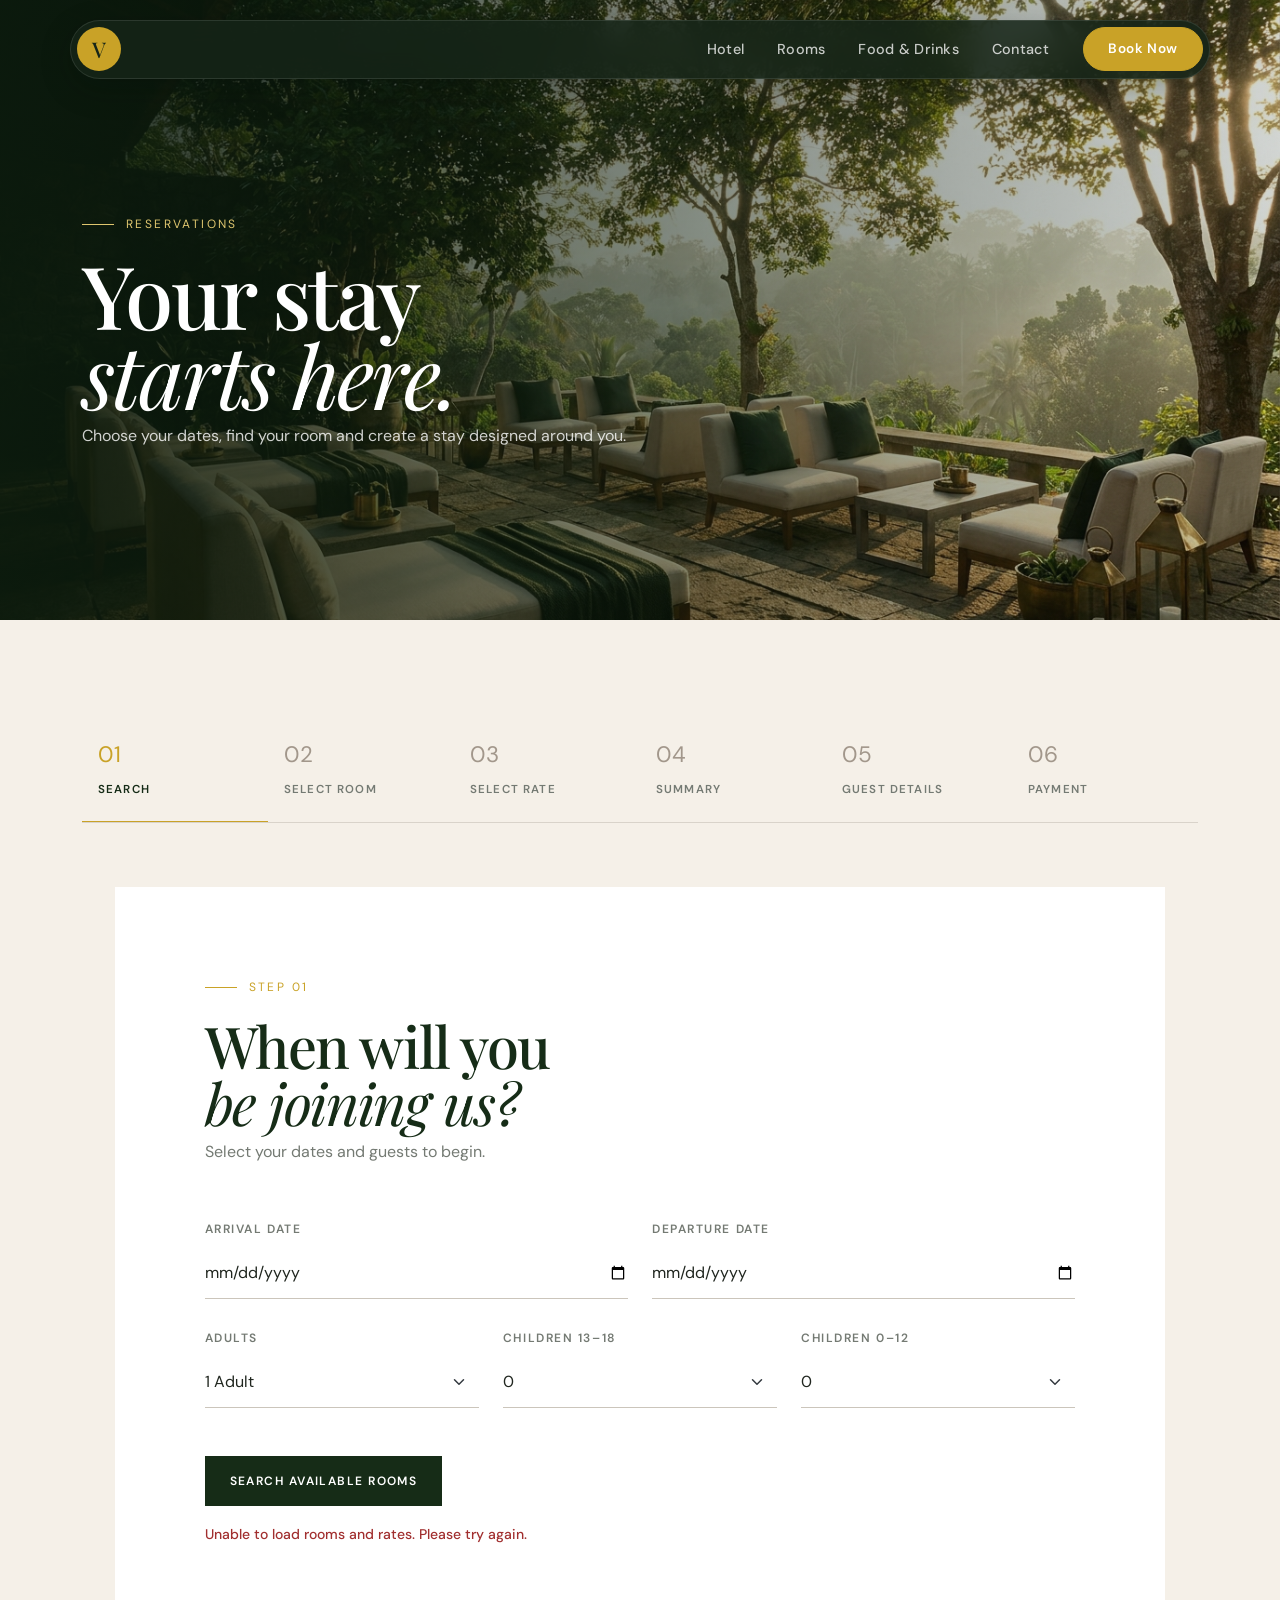
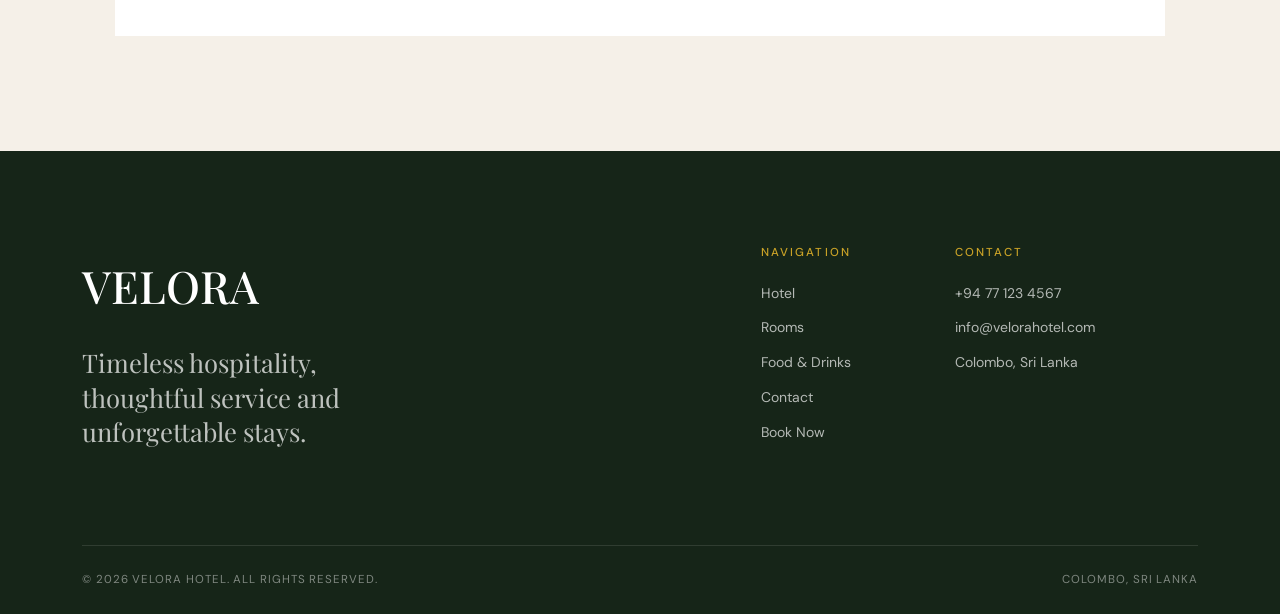
<file: frontend/booking.html>
﻿<!doctype html>
<html lang="en">
<head>
    <meta charset="utf-8"><link rel="icon" href="data:,"><meta name="viewport" content="width=device-width, initial-scale=1">
    <meta name="description" content="Begin your reservation at Velora Hotel in Colombo."><title>Book Your Stay | Velora Hotel</title>
    <link rel="preconnect" href="https://fonts.googleapis.com"><link rel="preconnect" href="https://fonts.gstatic.com" crossorigin>
    <link href="https://fonts.googleapis.com/css2?family=DM+Sans:wght@300;400;500;600&amp;family=Playfair+Display:ital,wght@0,400;0,500;0,600;1,400;1,500&amp;display=swap" rel="stylesheet">
    <link href="https://cdn.jsdelivr.net/npm/bootstrap@5.3.8/dist/css/bootstrap.min.css" rel="stylesheet" integrity="sha384-sRIl4kxILFvY47J16cr9ZwB07vP4J8+LH7qKQnuqkuIAvNWLzeN8tE5YBujZqJLB" crossorigin="anonymous"><link rel="stylesheet" href="style.css?v=9">
</head>
<body>

<nav class="navbar navbar-expand-lg navbar-dark fixed-top" aria-label="Main navigation"><div class="container"><a class="navbar-brand" href="index.html" aria-label="Velora Hotel home"><span class="brand-monogram">VELORA</span></a><button class="navbar-toggler" type="button" data-bs-toggle="collapse" data-bs-target="#mainNavbar" aria-controls="mainNavbar" aria-expanded="false" aria-label="Toggle navigation"><span class="navbar-toggler-icon"></span></button><div class="collapse navbar-collapse" id="mainNavbar"><ul class="navbar-nav ms-auto align-items-lg-center gap-lg-2"><li class="nav-item"><a class="nav-link" href="index.html"><span class="roll" data-text="Hotel">Hotel</span></a></li><li class="nav-item"><a class="nav-link" href="rooms.html"><span class="roll" data-text="Rooms">Rooms</span></a></li><li class="nav-item"><a class="nav-link" href="food-drinks.html"><span class="roll" data-text="Food &amp; Drinks">Food &amp; Drinks</span></a></li><li class="nav-item"><a class="nav-link" href="contact.html"><span class="roll" data-text="Contact">Contact</span></a></li><li class="nav-item ms-lg-3"><a class="btn btn-gold nav-booking-btn active" aria-current="page" href="booking.html"><span class="roll" data-text="Book Now">Book Now</span></a></li></ul></div></div></nav>
    <main>

<header class="inner-hero booking-hero d-flex align-items-center"><div class="container inner-hero-content"><div class="row"><div class="col-12 col-lg-7"><p class="section-label section-label-light">Reservations</p><h1>Your stay<br><em>starts here.</em></h1><p>Choose your dates, find your room and create a stay designed around you.</p></div></div></div></header>

<section class="section-space booking-interface"><div class="container">

<div class="booking-progress" id="bookingProgress" aria-label="Booking progress">
                <div class="booking-progress-step active" data-step="1"><span>01</span><strong>Search</strong></div><div class="booking-progress-step" data-step="2"><span>02</span><strong>Select Room</strong></div><div class="booking-progress-step" data-step="3"><span>03</span><strong>Select Rate</strong></div><div class="booking-progress-step" data-step="4"><span>04</span><strong>Summary</strong></div><div class="booking-progress-step" data-step="5"><span>05</span><strong>Guest Details</strong></div><div class="booking-progress-step" data-step="6"><span>06</span><strong>Payment</strong></div>
            </div>

            <div class="booking-content">

<section class="booking-step active" id="stepSearch"><div class="booking-step-heading"><p class="section-label">Step 01</p><h2>When will you<br><em>be joining us?</em></h2><p>Select your dates and guests to begin.</p></div><form id="bookingSearchForm" novalidate><div class="row g-4">
                    <div class="col-12 col-md-6"><label class="form-label" for="arrivalDate">Arrival Date</label><input class="form-control" type="date" id="arrivalDate" name="arrivalDate" required></div><div class="col-12 col-md-6"><label class="form-label" for="departureDate">Departure Date</label><input class="form-control" type="date" id="departureDate" name="departureDate" required></div>
                    <div class="col-12 col-md-4"><label class="form-label" for="adultGuests">Adults</label><select class="form-select" id="adultGuests" name="adultGuests" required><option value="1">1 Adult</option><option value="2" selected>2 Adults</option><option value="3">3 Adults</option><option value="4">4 Adults</option><option value="5">5 Adults</option></select></div>
                    <div class="col-12 col-md-4"><label class="form-label" for="teenGuests">Children 13&ndash;18</label><select class="form-select" id="teenGuests" name="teenGuests"><option value="0" selected>0</option><option value="1">1</option><option value="2">2</option><option value="3">3</option></select></div>
                    <div class="col-12 col-md-4"><label class="form-label" for="childGuests">Children 0&ndash;12</label><select class="form-select" id="childGuests" name="childGuests"><option value="0" selected>0</option><option value="1">1</option><option value="2">2</option><option value="3">3</option></select></div>
                    <div class="col-12 mt-5"><button class="btn btn-primary-luxury" id="searchRoomsBtn" type="submit">Search Available Rooms</button><div class="form-status mt-3" id="bookingSearchMessage" role="status" aria-live="polite"></div></div>
                </div></form></section>

<section class="booking-step" id="stepRoom"><div class="booking-step-heading"><p class="section-label">Step 02</p><h2>Select <em>your room.</em></h2></div><div class="search-summary"><div><span>Arrival</span><strong id="roomSearchArrival">12 Sep 2026</strong></div><div><span>Departure</span><strong id="roomSearchDeparture">15 Sep 2026</strong></div><div><span>Guests</span><strong id="roomSearchGuests">2 Adults</strong></div></div><div class="booking-room-list">
                    <article class="booking-room-option"><img src="images/standard-room.jpeg" alt="Standard Room"><div class="booking-room-info"><h3>Standard Room</h3><p>A serene space with thoughtful essentials.</p><span>Maximum 2 guests</span></div><div class="booking-room-price"><span>From</span><strong>LKR 18,000</strong><small>per night</small><button class="btn btn-primary-luxury show-rates-btn" type="button" data-room="standard">Show Rates</button></div></article>
                    <article class="booking-room-option"><img src="images/deluxe-room.jpeg" alt="Deluxe Room"><div class="booking-room-info"><h3>Deluxe Room</h3><p>Generous comfort and refined details.</p><span>Maximum 3 guests</span></div><div class="booking-room-price"><span>From</span><strong>LKR 25,000</strong><small>per night</small><button class="btn btn-primary-luxury show-rates-btn" type="button" data-room="deluxe">Show Rates</button></div></article>
                    <article class="booking-room-option"><img src="images/family-room.jpeg" alt="Family Room"><div class="booking-room-info"><h3>Family Room</h3><p>Flexible space designed for time together.</p><span>Maximum 5 guests</span></div><div class="booking-room-price"><span>From</span><strong>LKR 32,000</strong><small>per night</small><button class="btn btn-primary-luxury show-rates-btn" type="button" data-room="family">Show Rates</button></div></article>
                    <article class="booking-room-option"><img src="images/suite-room.jpeg" alt="The Suite"><div class="booking-room-info"><h3>The Suite</h3><p>Signature luxury with a private living area.</p><span>Maximum 4 guests</span></div><div class="booking-room-price"><span>From</span><strong>LKR 45,000</strong><small>per night</small><button class="btn btn-primary-luxury show-rates-btn" type="button" data-room="suite">Show Rates</button></div></article>
                </div><div class="form-status mt-3" id="roomSelectionMessage" role="status" aria-live="polite"></div><button class="btn btn-outline-dark-luxury mt-4 booking-back-btn" type="button" data-back-step="1">Back to Search</button></section>

<section class="booking-step" id="stepRate"><div class="booking-step-heading"><p class="section-label">Step 03</p><h2>Choose <em>your rate.</em></h2></div><div class="selected-room-strip"><img id="rateSelectedRoomImage" src="images/deluxe-room.jpeg" alt="Selected Deluxe Room"><div><span>Selected Room</span><h3 id="rateSelectedRoom">Deluxe Room</h3><p id="rateSelectedDates">12&ndash;15 September 2026 &middot; 3 nights</p></div></div><fieldset class="rate-options"><legend class="visually-hidden">Select a room rate</legend><label class="rate-card" for="rateRoomOnly"><input type="radio" id="rateRoomOnly" name="rateType" value="room-only"><span><strong>Room Only</strong><small>Flexible stay with accommodation only.</small></span><b id="roomOnlyPrice">LKR 25,000 <small>/ night</small></b></label><label class="rate-card" for="rateBreakfast"><input type="radio" id="rateBreakfast" name="rateType" value="breakfast"><span><strong>Breakfast Included</strong><small>Daily signature breakfast for registered guests.</small></span><b id="breakfastPrice">LKR 29,000 <small>/ night</small></b></label></fieldset><div class="form-status mb-3" id="rateSelectionMessage" role="status" aria-live="polite"></div><div class="booking-step-actions"><button class="btn btn-outline-dark-luxury booking-back-btn" type="button" data-back-step="2">Back</button><button class="btn btn-primary-luxury" id="continueToSummaryBtn" type="button">Continue</button></div></section>

<section class="booking-step" id="stepSummary"><div class="booking-step-heading"><p class="section-label">Step 04</p><h2>Your stay, <em>at a glance.</em></h2></div><div class="summary-panel"><div class="summary-row"><span>Selected Room</span><strong id="summaryRoom">Deluxe Room</strong></div><div class="summary-row"><span>Arrival</span><strong id="summaryArrival">12 September 2026</strong></div><div class="summary-row"><span>Departure</span><strong id="summaryDeparture">15 September 2026</strong></div><div class="summary-row"><span>Number of Nights</span><strong id="summaryNights">3</strong></div><div class="summary-row"><span>Adults / Children</span><strong id="summaryGuests">2 Adults / 0 Children</strong></div><div class="summary-row"><span>Selected Rate</span><strong id="summaryRate">Room Only</strong></div><div class="summary-row"><span>Room Total</span><strong id="summarySubtotal">LKR 75,000</strong></div><div class="summary-row summary-total"><span>Total Price</span><strong id="summaryTotal">LKR 75,000</strong></div></div><div class="booking-step-actions mt-4"><button class="btn btn-outline-dark-luxury booking-back-btn" type="button" data-back-step="3">Back</button><button class="btn btn-primary-luxury" id="continueToGuestBtn" type="button">Continue to Guest Details</button></div></section>

<section class="booking-step" id="stepGuest"><div class="booking-step-heading"><p class="section-label">Step 05</p><h2>Tell us about <em>yourself.</em></h2></div><form id="guestDetailsForm" novalidate><div class="row g-4"><div class="col-12 col-md-6"><label class="form-label" for="firstName">First Name</label><input class="form-control" type="text" id="firstName" name="firstName" autocomplete="given-name" required></div><div class="col-12 col-md-6"><label class="form-label" for="lastName">Last Name</label><input class="form-control" type="text" id="lastName" name="lastName" autocomplete="family-name" required></div><div class="col-12 col-md-6"><label class="form-label" for="guestEmail">Email Address</label><input class="form-control" type="email" id="guestEmail" name="guestEmail" autocomplete="email" required></div><div class="col-12 col-md-6"><label class="form-label" for="guestPhone">Phone Number</label><input class="form-control" type="tel" id="guestPhone" name="guestPhone" autocomplete="tel" required></div><div class="col-12"><label class="form-label" for="guestCountry">Country</label><input class="form-control" type="text" id="guestCountry" name="guestCountry" autocomplete="country-name" required></div><div class="col-12 mt-5"><div class="booking-step-actions"><button class="btn btn-outline-dark-luxury booking-back-btn" type="button" data-back-step="4">Back</button><button class="btn btn-primary-luxury" id="continueToPaymentBtn" type="submit">Continue to Payment</button></div></div></div></form></section>



<section class="booking-step" id="stepPayment"><div class="booking-step-heading"><p class="section-label">Step 06</p><h2>Secure <em>your stay.</em></h2><p>Frontend payment preview only. No payment will be processed.</p></div><div class="row g-5"><div class="col-12 col-lg-7"><form id="paymentForm" novalidate><fieldset><legend class="payment-method-title">Payment Method</legend><label class="payment-method" for="paymentCard"><input type="radio" id="paymentCard" name="paymentMethod" value="card" checked> Credit / Debit Card</label></fieldset><div class="row g-4 mt-2"><div class="col-12"><label class="form-label" for="cardholderName">Cardholder Name</label><input class="form-control" type="text" id="cardholderName" name="cardholderName" autocomplete="cc-name" required></div><div class="col-12"><label class="form-label" for="cardNumber">Card Number</label><input class="form-control" type="text" inputmode="numeric" id="cardNumber" name="cardNumber" autocomplete="cc-number" placeholder="0000 0000 0000 0000" required></div><div class="col-7"><label class="form-label" for="cardExpiry">Expiry Date</label><input class="form-control" type="text" inputmode="numeric" id="cardExpiry" name="cardExpiry" autocomplete="cc-exp" placeholder="MM / YY" required></div><div class="col-5"><label class="form-label" for="cardCvv">CVV</label><input class="form-control" type="text" inputmode="numeric" id="cardCvv" name="cardCvv" autocomplete="cc-csc" placeholder="000" required></div><div class="col-12 mt-5"><div class="booking-step-actions"><button class="btn btn-outline-dark-luxury booking-back-btn" type="button" data-back-step="5">Back</button><button class="btn btn-primary-luxury" id="payConfirmBtn" type="submit">Pay &amp; Confirm</button></div><div class="form-status mt-3" id="paymentConfirmation" role="status" aria-live="polite"></div></div></div></form></div><div class="col-12 col-lg-5"><aside class="payment-summary"><p class="section-label">Payment summary</p><div><span>Room</span><strong id="paymentRoom">Deluxe Room</strong></div><div><span>Dates</span><strong id="paymentDates">12&ndash;15 Sep 2026</strong></div><div><span>Rate</span><strong id="paymentRate">Room Only</strong></div><div class="payment-total"><span>Total</span><strong id="paymentTotal">LKR 88,500</strong></div></aside></div></div></section>
            </div>
        </div></section>
    </main>

<footer class="site-footer"><div class="container"><div class="row g-5 footer-main"><div class="col-12 col-lg-5"><a class="footer-brand" href="index.html">VELORA</a><p class="footer-message">Timeless hospitality,<br>thoughtful service and<br>unforgettable stays.</p></div><div class="col-6 col-md-4 col-lg-2 ms-lg-auto"><h2 class="footer-heading">Navigation</h2><ul class="footer-links list-unstyled mb-0"><li><a href="index.html">Hotel</a></li><li><a href="rooms.html">Rooms</a></li><li><a href="food-drinks.html">Food &amp; Drinks</a></li><li><a href="contact.html">Contact</a></li><li><a href="booking.html">Book Now</a></li></ul></div><div class="col-12 col-md-5 col-lg-3"><h2 class="footer-heading">Contact</h2><ul class="footer-links list-unstyled mb-0"><li><a href="tel:+94771234567">+94 77 123 4567</a></li><li><a href="mailto:info@velorahotel.com">info@velorahotel.com</a></li><li>Colombo, Sri Lanka</li></ul></div></div><div class="footer-bottom d-flex flex-column flex-md-row justify-content-between align-items-md-center gap-2"><p class="mb-0">&copy; 2026 Velora Hotel. All Rights Reserved.</p><p class="mb-0">Colombo, Sri Lanka</p></div></div></footer>

<script src="https://cdn.jsdelivr.net/npm/bootstrap@5.3.8/dist/js/bootstrap.bundle.min.js" integrity="sha384-FKyoEForCGlyvwx9Hj09JcYn3nv7wiPVlz7YYwJrWVcXK/BmnVDxM+D2scQbITxI" crossorigin="anonymous"></script>
<script src="utilities.js"></script>
<script src="script.js?v=4"></script>
</body>
</html>
</file>
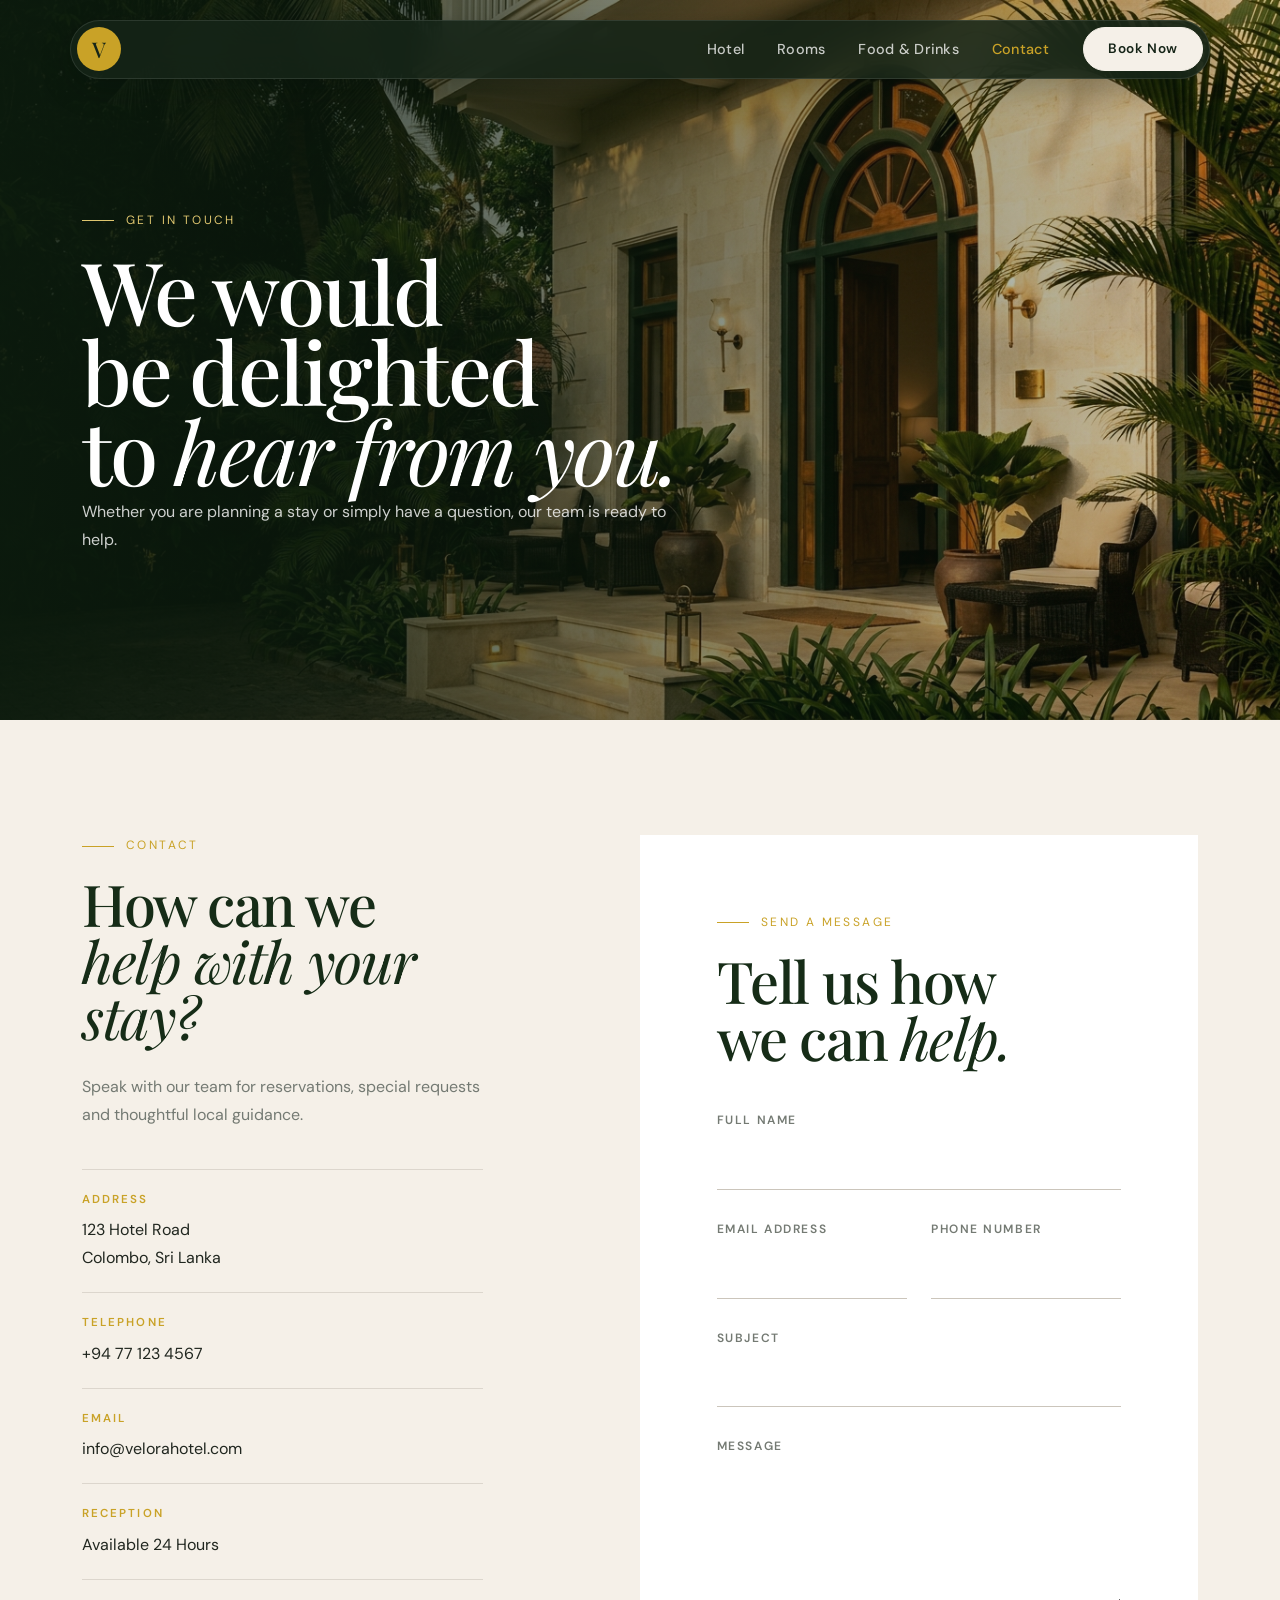
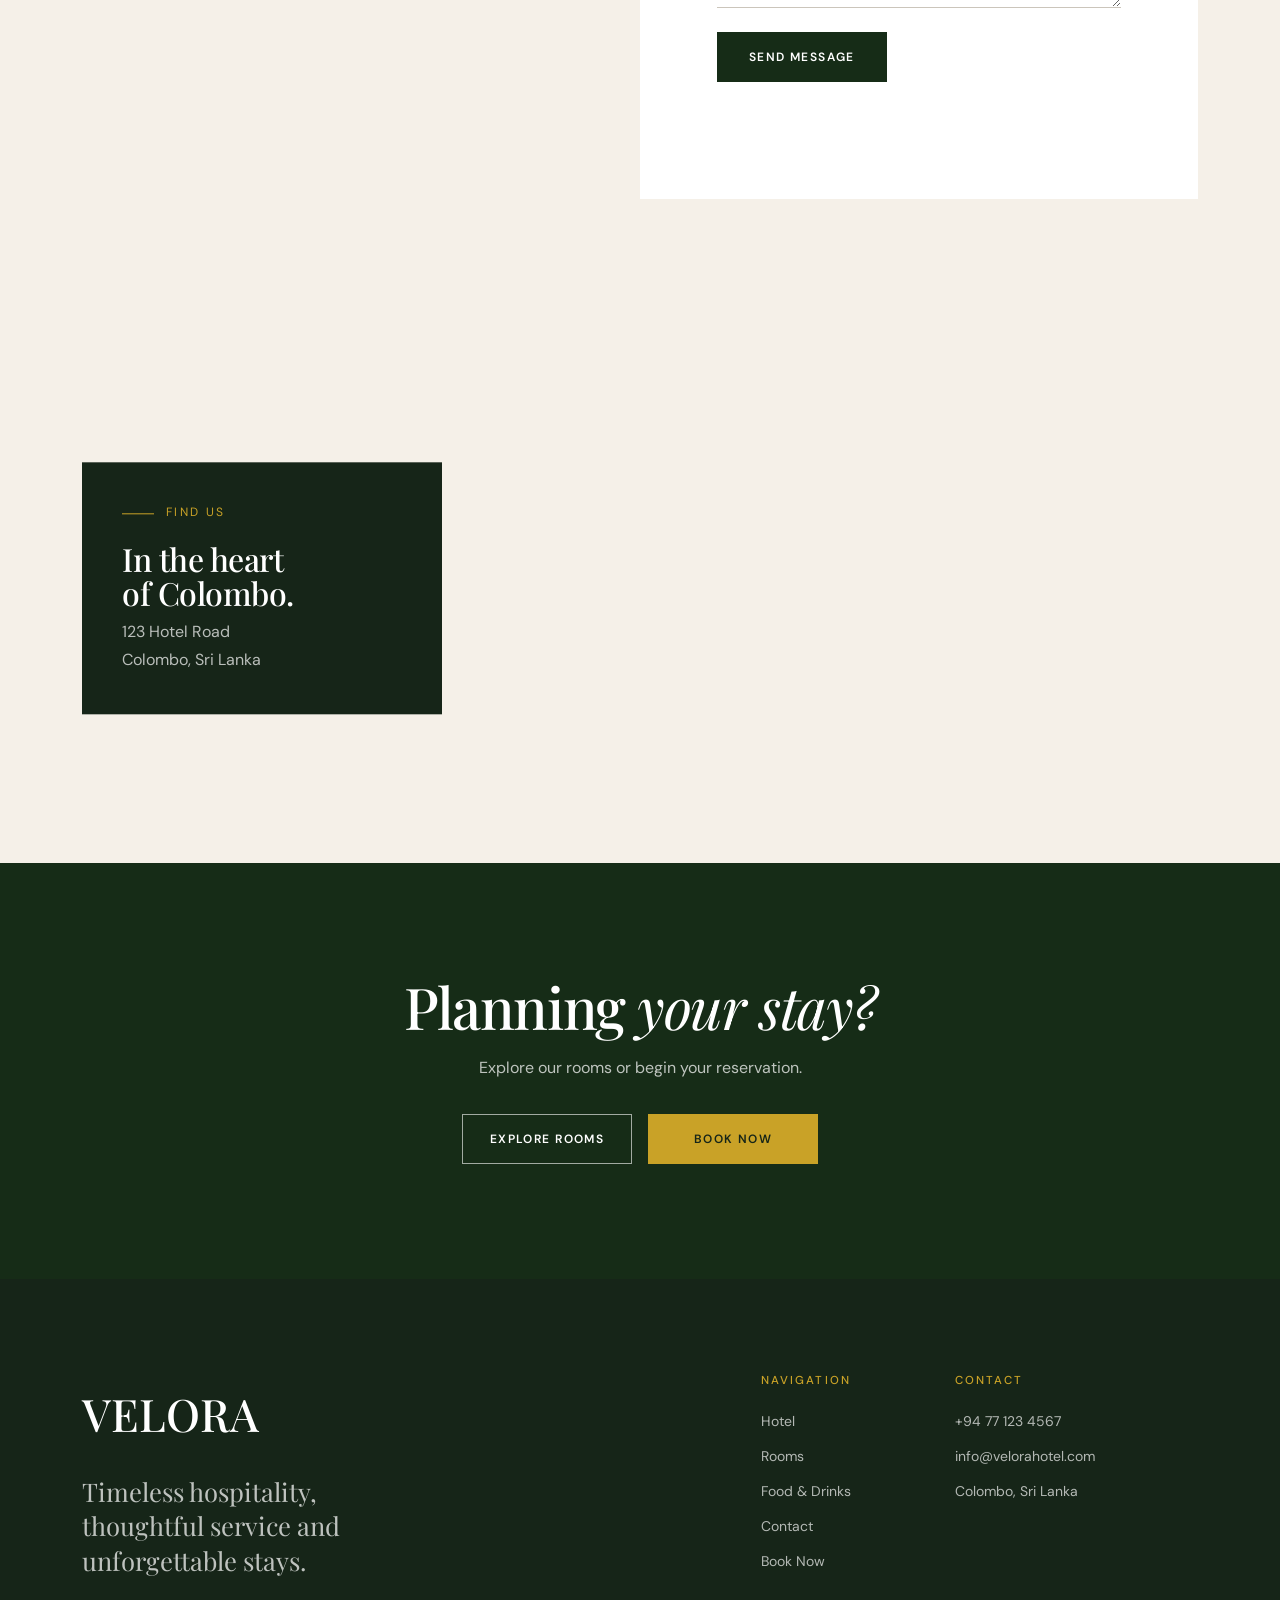
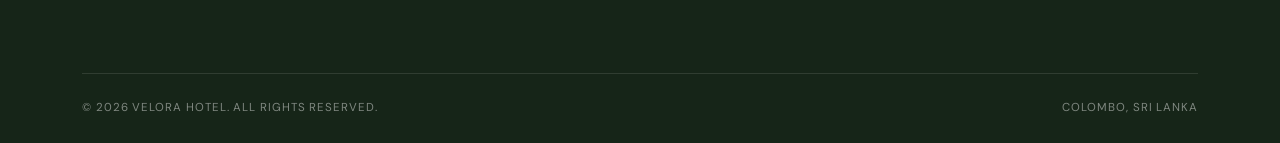
<file: frontend/contact.html>
﻿<!doctype html>
<html lang="en">
<head>
    <meta charset="utf-8"><link rel="icon" href="data:,"><meta name="viewport" content="width=device-width, initial-scale=1">
    <meta name="description" content="Contact Velora Hotel in Colombo for reservations, questions and assistance planning your stay.">
    <title>Contact Us | Velora Hotel</title>
    <link rel="preconnect" href="https://fonts.googleapis.com"><link rel="preconnect" href="https://fonts.gstatic.com" crossorigin>
    <link href="https://fonts.googleapis.com/css2?family=DM+Sans:wght@300;400;500;600&amp;family=Playfair+Display:ital,wght@0,400;0,500;0,600;1,400;1,500&amp;display=swap" rel="stylesheet">
    <link href="https://cdn.jsdelivr.net/npm/bootstrap@5.3.8/dist/css/bootstrap.min.css" rel="stylesheet" integrity="sha384-sRIl4kxILFvY47J16cr9ZwB07vP4J8+LH7qKQnuqkuIAvNWLzeN8tE5YBujZqJLB" crossorigin="anonymous"><link rel="stylesheet" href="style.css?v=9">
</head>
<body>

<nav class="navbar navbar-expand-lg navbar-dark fixed-top" aria-label="Main navigation"><div class="container"><a class="navbar-brand" href="index.html" aria-label="Velora Hotel home"><span class="brand-monogram">VELORA</span></a><button class="navbar-toggler" type="button" data-bs-toggle="collapse" data-bs-target="#mainNavbar" aria-controls="mainNavbar" aria-expanded="false" aria-label="Toggle navigation"><span class="navbar-toggler-icon"></span></button><div class="collapse navbar-collapse" id="mainNavbar"><ul class="navbar-nav ms-auto align-items-lg-center gap-lg-2"><li class="nav-item"><a class="nav-link" href="index.html"><span class="roll" data-text="Hotel">Hotel</span></a></li><li class="nav-item"><a class="nav-link" href="rooms.html"><span class="roll" data-text="Rooms">Rooms</span></a></li><li class="nav-item"><a class="nav-link" href="food-drinks.html"><span class="roll" data-text="Food &amp; Drinks">Food &amp; Drinks</span></a></li><li class="nav-item"><a class="nav-link active" aria-current="page" href="contact.html"><span class="roll" data-text="Contact">Contact</span></a></li><li class="nav-item ms-lg-3"><a class="btn btn-gold nav-booking-btn" href="booking.html"><span class="roll" data-text="Book Now">Book Now</span></a></li></ul></div></div></nav>
    <main>

<header class="inner-hero contact-hero d-flex align-items-center"><div class="container inner-hero-content"><div class="row"><div class="col-12 col-lg-8"><p class="section-label section-label-light">Get in touch</p><h1>We would be delighted<br>to <em>hear from you.</em></h1><p>Whether you are planning a stay or simply have a question, our team is ready to help.</p></div></div></div></header>

<section class="section-space contact-main"><div class="container"><div class="row g-5 g-lg-0">
            <div class="col-12 col-lg-5 contact-information"><p class="section-label">Contact</p><h2>How can we<br><em>help with your stay?</em></h2><p class="section-intro">Speak with our team for reservations, special requests and thoughtful local guidance.</p>
                <address class="contact-details"><div><span>Address</span><p>123 Hotel Road<br>Colombo, Sri Lanka</p></div><div><span>Telephone</span><p><a href="tel:+94771234567">+94 77 123 4567</a></p></div><div><span>Email</span><p><a href="mailto:info@velorahotel.com">info@velorahotel.com</a></p></div><div><span>Reception</span><p>Available 24 Hours</p></div></address>
            </div>
            <div class="col-12 col-lg-6 ms-lg-auto"><div class="contact-form-wrap"><p class="section-label">Send a message</p><h2>Tell us how<br>we can <em>help.</em></h2>
                <form id="contactForm" action="#" method="post" novalidate><div class="row g-4">
                    <div class="col-12"><label class="form-label" for="contactName">Full Name</label><input class="form-control" type="text" id="contactName" name="fullName" autocomplete="name" required></div>
                    <div class="col-12 col-md-6"><label class="form-label" for="contactEmail">Email Address</label><input class="form-control" type="email" id="contactEmail" name="email" autocomplete="email" required></div>
                    <div class="col-12 col-md-6"><label class="form-label" for="contactPhone">Phone Number</label><input class="form-control" type="tel" id="contactPhone" name="phone" autocomplete="tel" required></div>
                    <div class="col-12"><label class="form-label" for="contactSubject">Subject</label><input class="form-control" type="text" id="contactSubject" name="subject" required></div>
                    <div class="col-12"><label class="form-label" for="contactMessage">Message</label><textarea class="form-control" id="contactMessage" name="message" rows="5" required></textarea></div>
                    <div class="col-12"><button class="btn btn-primary-luxury" id="contactSubmit" type="submit">Send Message</button><div class="form-status mt-3" id="contactSuccess" role="status" aria-live="polite"></div></div>
                </div></form>
            </div></div>
        </div></div></section>

<section class="contact-map-section position-relative"><div class="ratio ratio-21x9 contact-page-map"><iframe src="https://www.google.com/maps?q=Colombo%2C%20Sri%20Lanka&amp;output=embed" title="Map showing Colombo, Sri Lanka" loading="lazy" referrerpolicy="no-referrer-when-downgrade" allowfullscreen></iframe></div><div class="container map-card-container"><div class="map-location-card"><p class="section-label">Find us</p><h3>In the heart of Colombo.</h3><p>123 Hotel Road<br>Colombo, Sri Lanka</p></div></div></section>

<section class="page-cta"><div class="container text-center"><h2>Planning <em>your stay?</em></h2><p>Explore our rooms or begin your reservation.</p><div class="d-flex flex-column flex-sm-row justify-content-center gap-3"><a class="btn btn-outline-light-luxury" href="rooms.html">Explore Rooms</a><a class="btn btn-gold" href="booking.html">Book Now</a></div></div></section>
    </main>

<footer class="site-footer"><div class="container"><div class="row g-5 footer-main"><div class="col-12 col-lg-5"><a class="footer-brand" href="index.html">VELORA</a><p class="footer-message">Timeless hospitality,<br>thoughtful service and<br>unforgettable stays.</p></div><div class="col-6 col-md-4 col-lg-2 ms-lg-auto"><h2 class="footer-heading">Navigation</h2><ul class="footer-links list-unstyled mb-0"><li><a href="index.html">Hotel</a></li><li><a href="rooms.html">Rooms</a></li><li><a href="food-drinks.html">Food &amp; Drinks</a></li><li><a href="contact.html">Contact</a></li><li><a href="booking.html">Book Now</a></li></ul></div><div class="col-12 col-md-5 col-lg-3"><h2 class="footer-heading">Contact</h2><ul class="footer-links list-unstyled mb-0"><li><a href="tel:+94771234567">+94 77 123 4567</a></li><li><a href="mailto:info@velorahotel.com">info@velorahotel.com</a></li><li>Colombo, Sri Lanka</li></ul></div></div><div class="footer-bottom d-flex flex-column flex-md-row justify-content-between align-items-md-center gap-2"><p class="mb-0">&copy; 2026 Velora Hotel. All Rights Reserved.</p><p class="mb-0">Colombo, Sri Lanka</p></div></div></footer>

<script src="https://cdn.jsdelivr.net/npm/bootstrap@5.3.8/dist/js/bootstrap.bundle.min.js" integrity="sha384-FKyoEForCGlyvwx9Hj09JcYn3nv7wiPVlz7YYwJrWVcXK/BmnVDxM+D2scQbITxI" crossorigin="anonymous"></script>
<script src="utilities.js"></script>
<script src="script.js?v=4"></script>
</body>
</html>
</file>
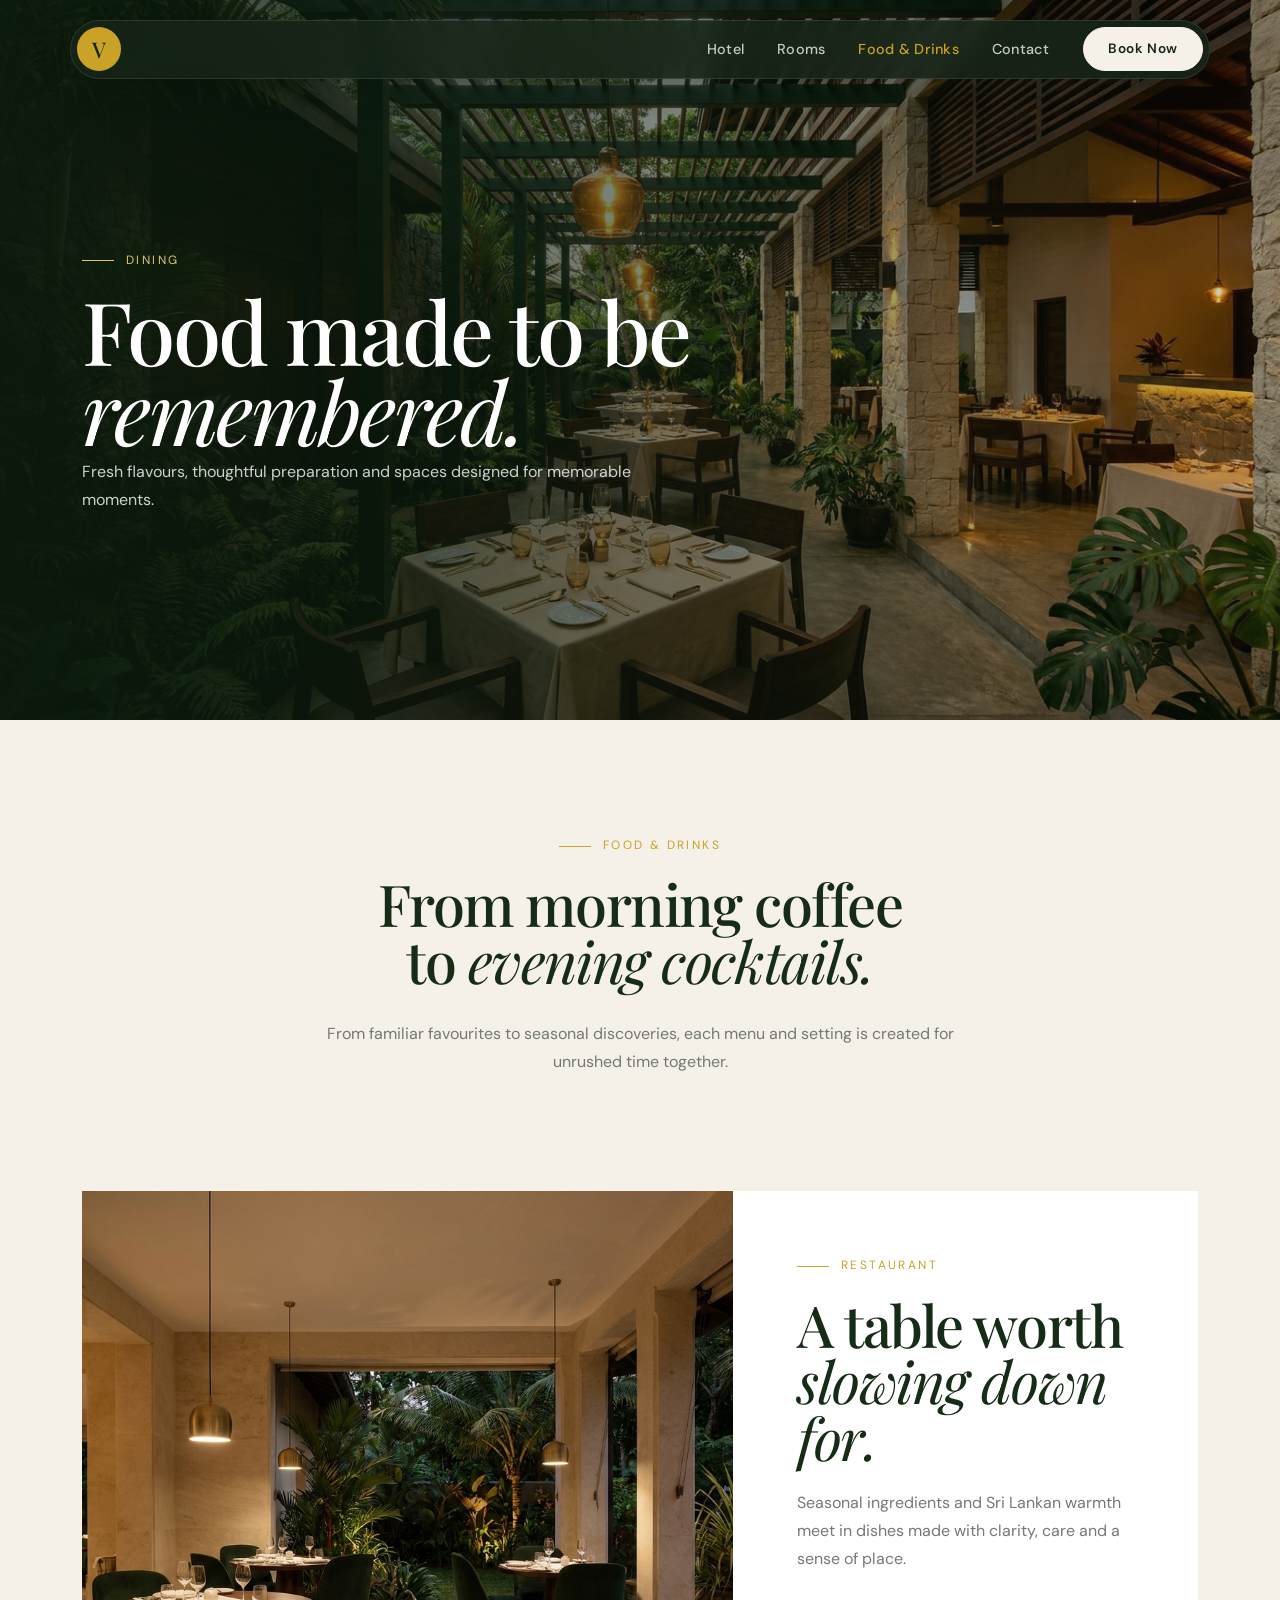
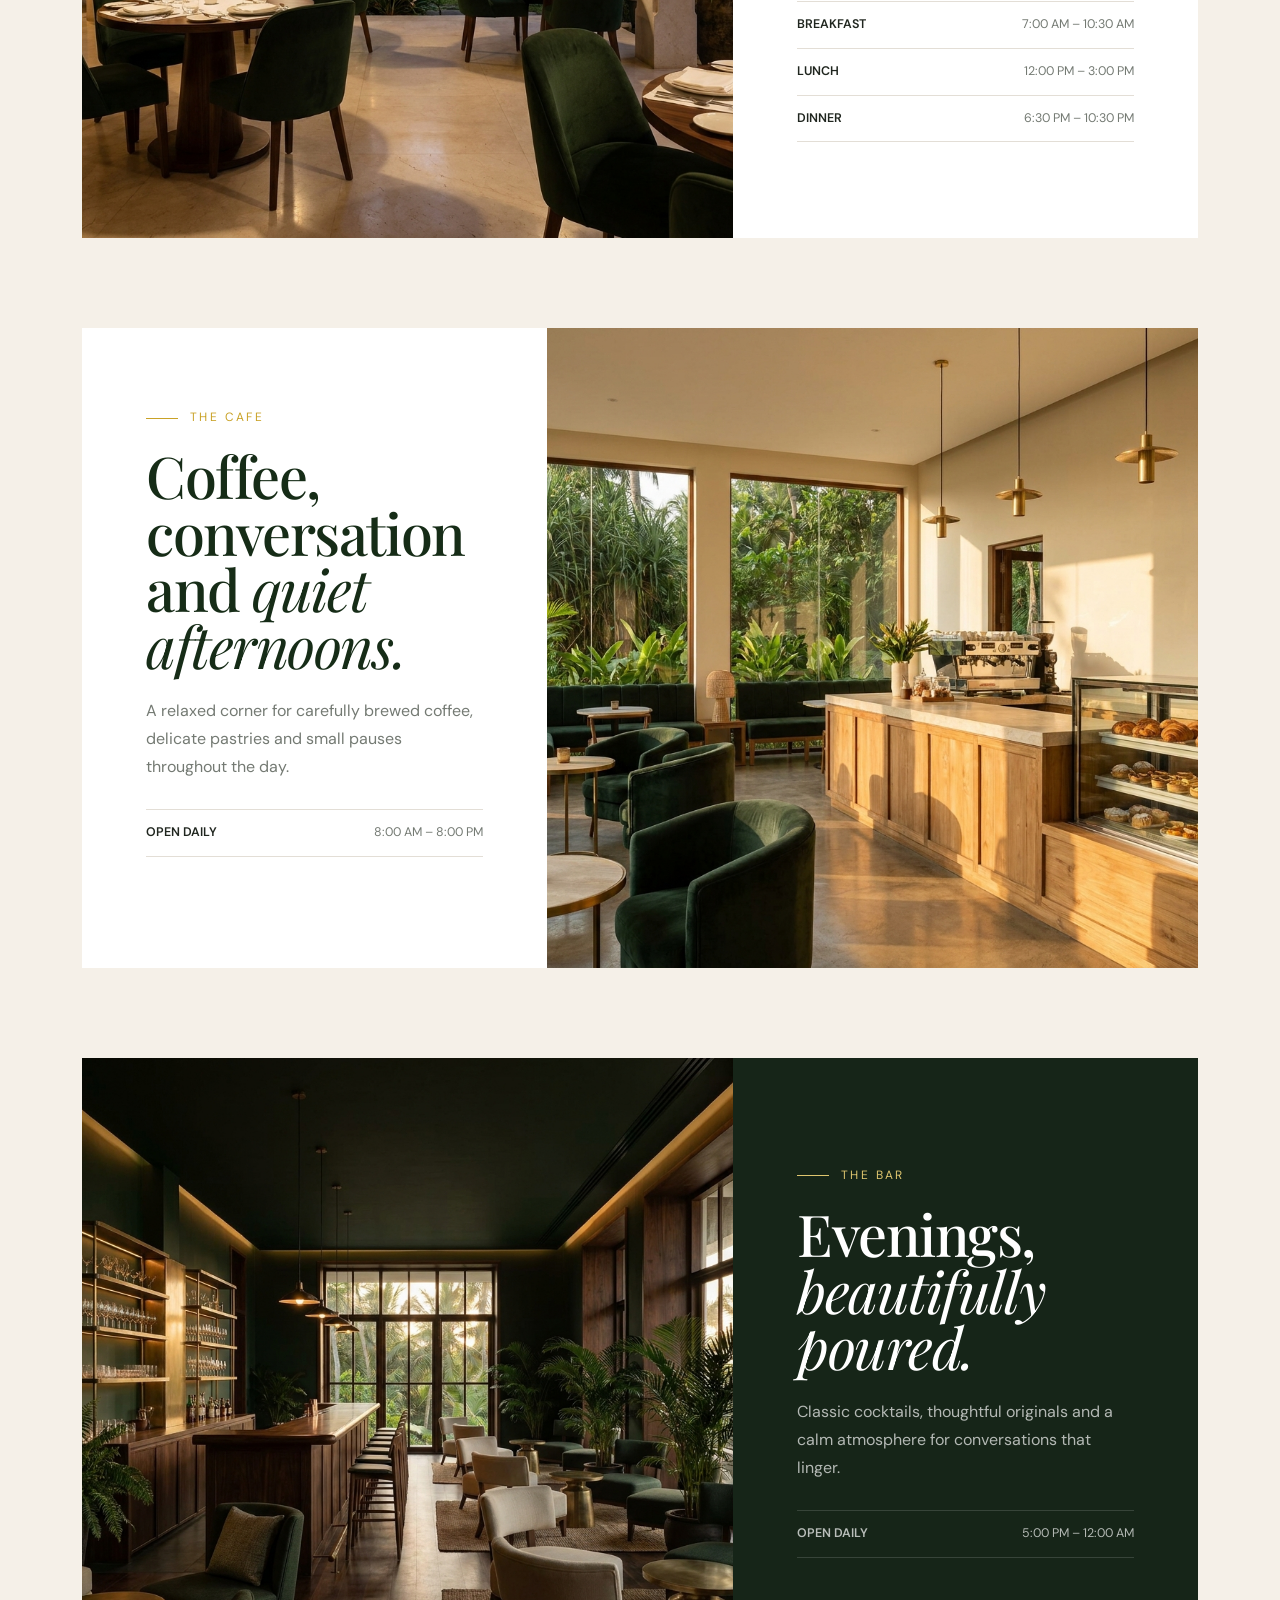
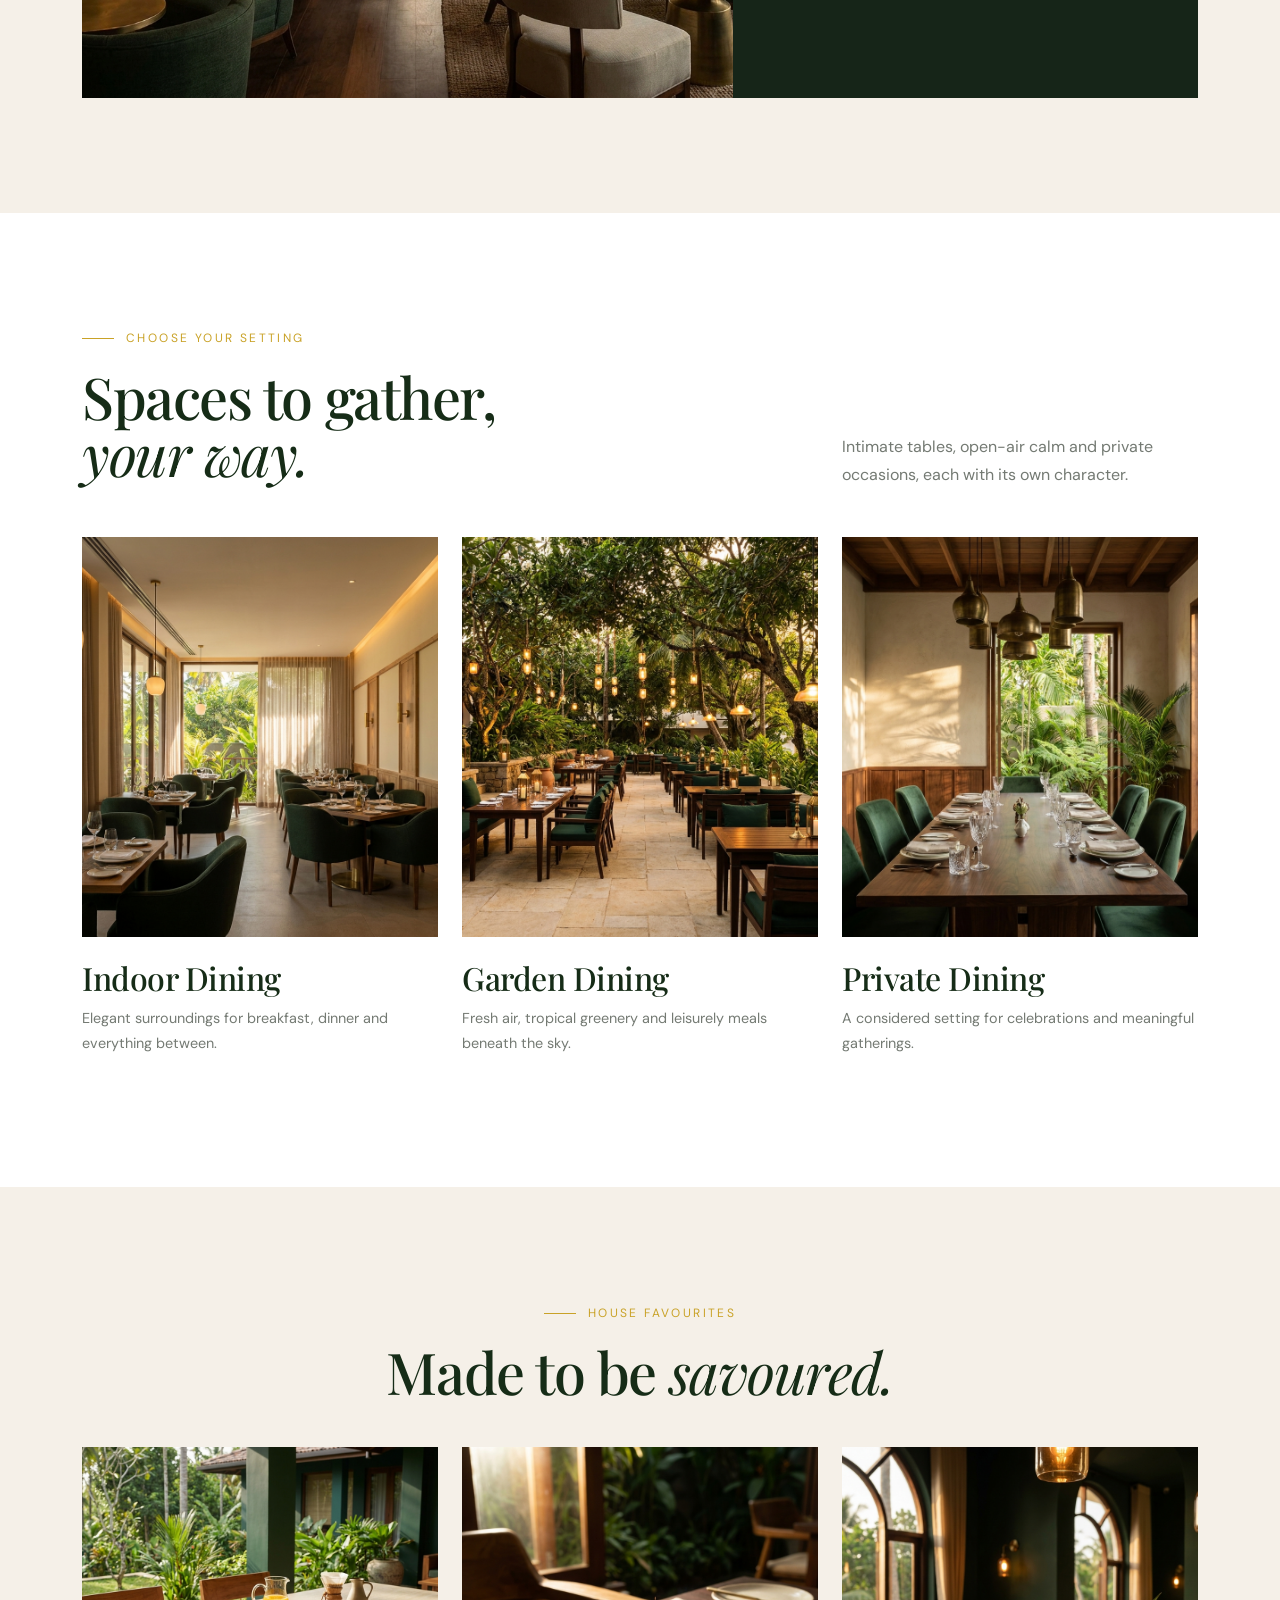
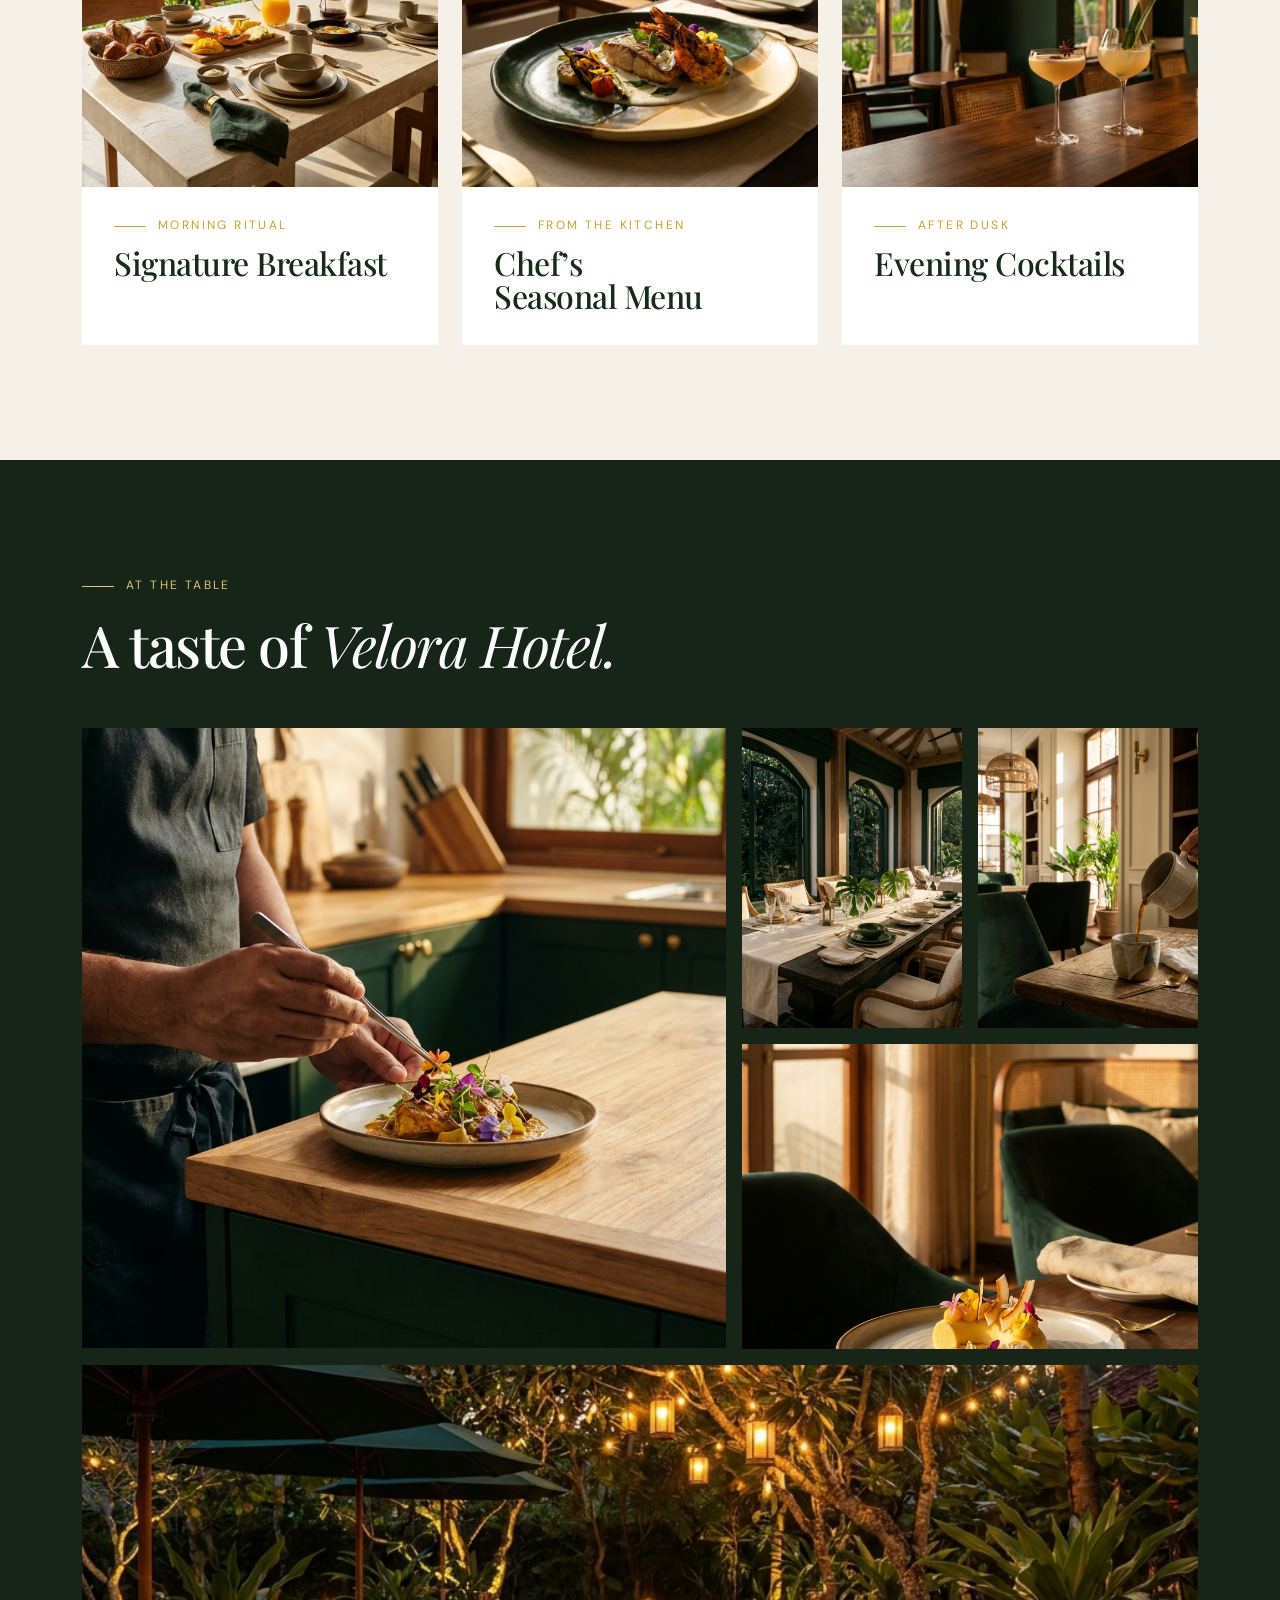
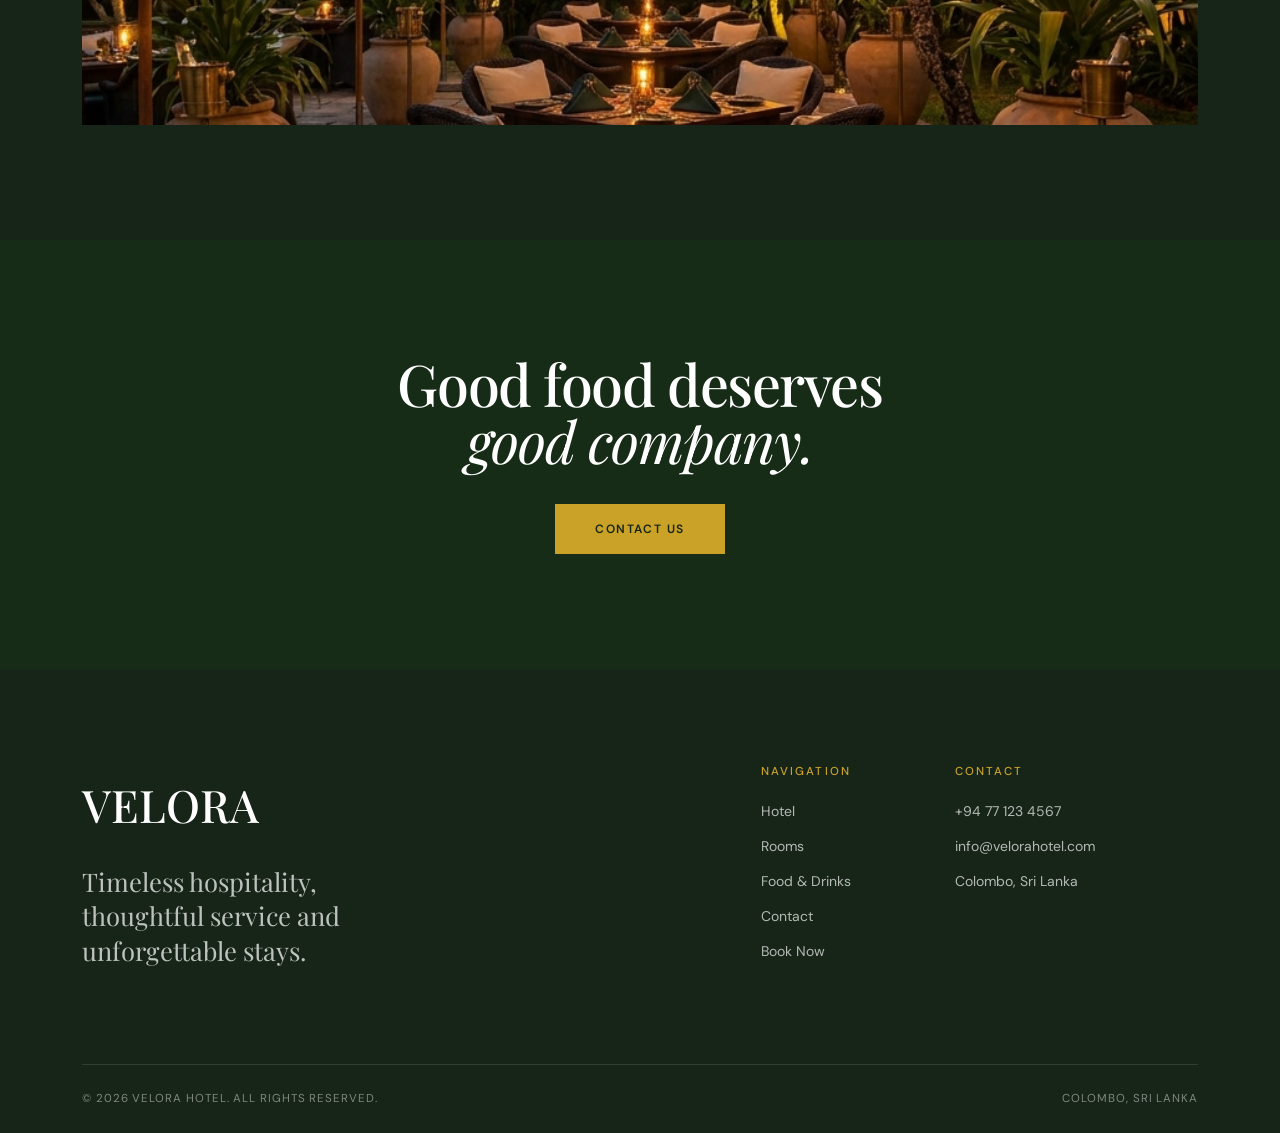
<file: frontend/food-drinks.html>
﻿<!doctype html>
<html lang="en">
<head>
    <meta charset="utf-8"><link rel="icon" href="data:,"><meta name="viewport" content="width=device-width, initial-scale=1">
    <meta name="description" content="Discover memorable dining, seasonal menus and elegant gathering spaces at Velora Hotel.">
    <title>Food &amp; Drinks | Velora Hotel</title>
    <link rel="preconnect" href="https://fonts.googleapis.com"><link rel="preconnect" href="https://fonts.gstatic.com" crossorigin>
    <link href="https://fonts.googleapis.com/css2?family=DM+Sans:wght@300;400;500;600&amp;family=Playfair+Display:ital,wght@0,400;0,500;0,600;1,400;1,500&amp;display=swap" rel="stylesheet">
    <link href="https://cdn.jsdelivr.net/npm/bootstrap@5.3.8/dist/css/bootstrap.min.css" rel="stylesheet" integrity="sha384-sRIl4kxILFvY47J16cr9ZwB07vP4J8+LH7qKQnuqkuIAvNWLzeN8tE5YBujZqJLB" crossorigin="anonymous"><link rel="stylesheet" href="style.css?v=9">
</head>
<body>

<nav class="navbar navbar-expand-lg navbar-dark fixed-top" aria-label="Main navigation"><div class="container">
        <a class="navbar-brand" href="index.html" aria-label="Velora Hotel home"><span class="brand-monogram">VELORA</span></a>
        <button class="navbar-toggler" type="button" data-bs-toggle="collapse" data-bs-target="#mainNavbar" aria-controls="mainNavbar" aria-expanded="false" aria-label="Toggle navigation"><span class="navbar-toggler-icon"></span></button>
        <div class="collapse navbar-collapse" id="mainNavbar"><ul class="navbar-nav ms-auto align-items-lg-center gap-lg-2"><li class="nav-item"><a class="nav-link" href="index.html"><span class="roll" data-text="Hotel">Hotel</span></a></li><li class="nav-item"><a class="nav-link" href="rooms.html"><span class="roll" data-text="Rooms">Rooms</span></a></li><li class="nav-item"><a class="nav-link active" aria-current="page" href="food-drinks.html"><span class="roll" data-text="Food &amp; Drinks">Food &amp; Drinks</span></a></li><li class="nav-item"><a class="nav-link" href="contact.html"><span class="roll" data-text="Contact">Contact</span></a></li><li class="nav-item ms-lg-3"><a class="btn btn-gold nav-booking-btn" href="booking.html"><span class="roll" data-text="Book Now">Book Now</span></a></li></ul></div>
    </div></nav>
    <main>

<header class="inner-hero dining-page-hero d-flex align-items-center"><div class="container inner-hero-content"><div class="row"><div class="col-12 col-lg-8"><p class="section-label section-label-light">Dining</p><h1>Food made to be<br><em>remembered.</em></h1><p>Fresh flavours, thoughtful preparation and spaces designed for memorable moments.</p></div></div></div></header>

<section class="section-space inner-intro text-center"><div class="container"><div class="intro-centered"><p class="section-label">Food &amp; Drinks</p><h2>From morning coffee<br>to <em>evening cocktails.</em></h2><p class="section-intro">From familiar favourites to seasonal discoveries, each menu and setting is created for unrushed time together.</p></div></div></section>

<section class="dining-venues pb-section"><div class="container">
            <article class="venue-feature row g-0"><div class="col-12 col-lg-7 venue-image"><img src="images/restaurant.jpeg" alt="Velora Hotel restaurant"></div><div class="col-12 col-lg-5 venue-content d-flex align-items-center"><div><p class="section-label">Restaurant</p><h2>A table worth<br><em>slowing down for.</em></h2><p>Seasonal ingredients and Sri Lankan warmth meet in dishes made with clarity, care and a sense of place.</p><dl class="venue-hours"><div><dt>Breakfast</dt><dd>7:00 AM &ndash; 10:30 AM</dd></div><div><dt>Lunch</dt><dd>12:00 PM &ndash; 3:00 PM</dd></div><div><dt>Dinner</dt><dd>6:30 PM &ndash; 10:30 PM</dd></div></dl></div></div></article>
            <article class="venue-feature row g-0"><div class="col-12 col-lg-7 venue-image order-lg-2"><img src="images/cafe.jpeg" alt="The Cafe at Velora Hotel"></div><div class="col-12 col-lg-5 venue-content d-flex align-items-center order-lg-1"><div><p class="section-label">The Cafe</p><h2>Coffee, conversation<br>and <em>quiet afternoons.</em></h2><p>A relaxed corner for carefully brewed coffee, delicate pastries and small pauses throughout the day.</p><dl class="venue-hours"><div><dt>Open Daily</dt><dd>8:00 AM &ndash; 8:00 PM</dd></div></dl></div></div></article>
            <article class="venue-feature venue-dark row g-0"><div class="col-12 col-lg-7 venue-image"><img src="images/bar.jpeg" alt="The Bar at Velora Hotel"></div><div class="col-12 col-lg-5 venue-content d-flex align-items-center"><div><p class="section-label section-label-light">The Bar</p><h2>Evenings,<br><em>beautifully poured.</em></h2><p>Classic cocktails, thoughtful originals and a calm atmosphere for conversations that linger.</p><dl class="venue-hours"><div><dt>Open Daily</dt><dd>5:00 PM &ndash; 12:00 AM</dd></div></dl></div></div></article>
        </div></section>

<section class="section-space dining-areas"><div class="container"><div class="row align-items-end mb-5"><div class="col-12 col-lg-7"><p class="section-label">Choose your setting</p><h2>Spaces to gather,<br><em>your way.</em></h2></div><div class="col-12 col-lg-4 ms-auto"><p class="section-intro mb-0">Intimate tables, open-air calm and private occasions, each with its own character.</p></div></div><div class="row g-4">
            <div class="col-12 col-md-6 col-lg-4"><article class="editorial-card"><div class="editorial-image"><img src="images/dining-area-1.jpeg" alt="Indoor dining room"></div><h3>Indoor Dining</h3><p>Elegant surroundings for breakfast, dinner and everything between.</p></article></div>
            <div class="col-12 col-md-6 col-lg-4"><article class="editorial-card"><div class="editorial-image"><img src="images/dining-area-2.jpeg" alt="Garden dining area"></div><h3>Garden Dining</h3><p>Fresh air, tropical greenery and leisurely meals beneath the sky.</p></article></div>
            <div class="col-12 col-md-6 col-lg-4"><article class="editorial-card"><div class="editorial-image"><img src="images/dining-area-3.jpeg" alt="Private dining room"></div><h3>Private Dining</h3><p>A considered setting for celebrations and meaningful gatherings.</p></article></div>
        </div></div></section>

<section class="section-space dining-specials"><div class="container"><div class="text-center section-heading-centered"><p class="section-label">House favourites</p><h2>Made to be <em>savoured.</em></h2></div><div class="row g-4 mt-4">
            <div class="col-12 col-md-6 col-lg-4"><article class="special-card"><img src="images/food-1.jpeg" alt="Signature breakfast"><div><p class="section-label">Morning ritual</p><h3>Signature Breakfast</h3></div></article></div>
            <div class="col-12 col-md-6 col-lg-4"><article class="special-card"><img src="images/food-2.jpeg" alt="Chef's seasonal menu dish"><div><p class="section-label">From the kitchen</p><h3>Chef&rsquo;s Seasonal Menu</h3></div></article></div>
            <div class="col-12 col-md-6 col-lg-4"><article class="special-card"><img src="images/food-3.jpeg" alt="Evening cocktails"><div><p class="section-label">After dusk</p><h3>Evening Cocktails</h3></div></article></div>
        </div></div></section>

<section class="section-space dining-gallery"><div class="container"><div class="row align-items-end mb-5"><div class="col-12 col-md-8"><p class="section-label section-label-light">At the table</p><h2>A taste of <em>Velora Hotel.</em></h2></div></div><div class="row g-3"><div class="col-12 col-lg-7"><img class="gallery-tall" src="images/dining-gallery-1.jpeg" alt="Chef preparing a dish"></div><div class="col-12 col-lg-5"><div class="row g-3"><div class="col-6"><img class="gallery-square" src="images/dining-gallery-2.jpeg" alt="Restaurant table setting"></div><div class="col-6"><img class="gallery-square" src="images/dining-gallery-3.jpeg" alt="Seasonal plated dish"></div><div class="col-12"><img class="gallery-wide" src="images/dining-gallery-4.jpeg" alt="Cocktails at the hotel bar"></div></div></div><div class="col-12"><img class="gallery-banner" src="images/dining-gallery-5.jpeg" alt="Guests enjoying the dining room"></div></div></div></section>

<section class="page-cta"><div class="container text-center"><h2>Good food deserves<br><em>good company.</em></h2><a class="btn btn-gold" href="contact.html">Contact Us</a></div></section>
    </main>

<footer class="site-footer"><div class="container"><div class="row g-5 footer-main"><div class="col-12 col-lg-5"><a class="footer-brand" href="index.html">VELORA</a><p class="footer-message">Timeless hospitality,<br>thoughtful service and<br>unforgettable stays.</p></div><div class="col-6 col-md-4 col-lg-2 ms-lg-auto"><h2 class="footer-heading">Navigation</h2><ul class="footer-links list-unstyled mb-0"><li><a href="index.html">Hotel</a></li><li><a href="rooms.html">Rooms</a></li><li><a href="food-drinks.html">Food &amp; Drinks</a></li><li><a href="contact.html">Contact</a></li><li><a href="booking.html">Book Now</a></li></ul></div><div class="col-12 col-md-5 col-lg-3"><h2 class="footer-heading">Contact</h2><ul class="footer-links list-unstyled mb-0"><li><a href="tel:+94771234567">+94 77 123 4567</a></li><li><a href="mailto:info@velorahotel.com">info@velorahotel.com</a></li><li>Colombo, Sri Lanka</li></ul></div></div><div class="footer-bottom d-flex flex-column flex-md-row justify-content-between align-items-md-center gap-2"><p class="mb-0">&copy; 2026 Velora Hotel. All Rights Reserved.</p><p class="mb-0">Colombo, Sri Lanka</p></div></div></footer>

<script src="https://cdn.jsdelivr.net/npm/bootstrap@5.3.8/dist/js/bootstrap.bundle.min.js" integrity="sha384-FKyoEForCGlyvwx9Hj09JcYn3nv7wiPVlz7YYwJrWVcXK/BmnVDxM+D2scQbITxI" crossorigin="anonymous"></script>
<script src="utilities.js"></script>
<script src="script.js?v=4"></script>
</body>
</html>
</file>
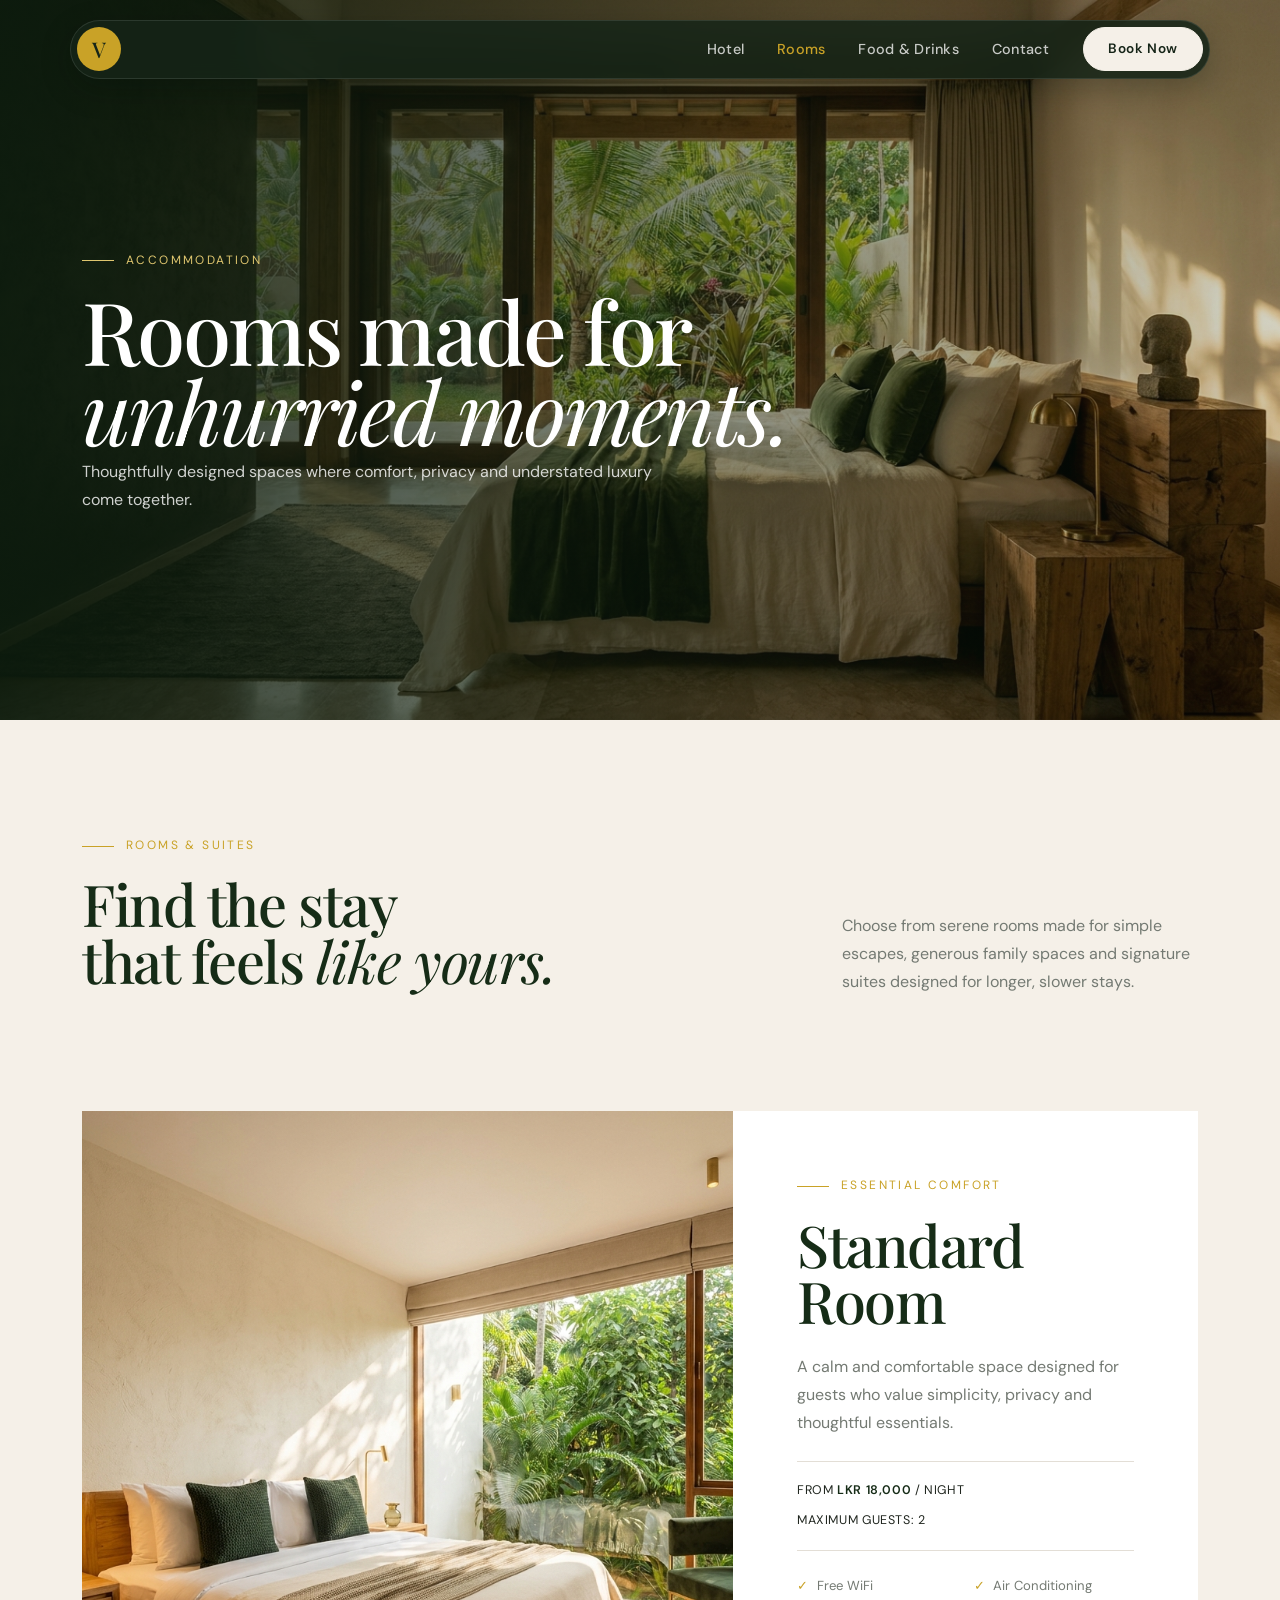
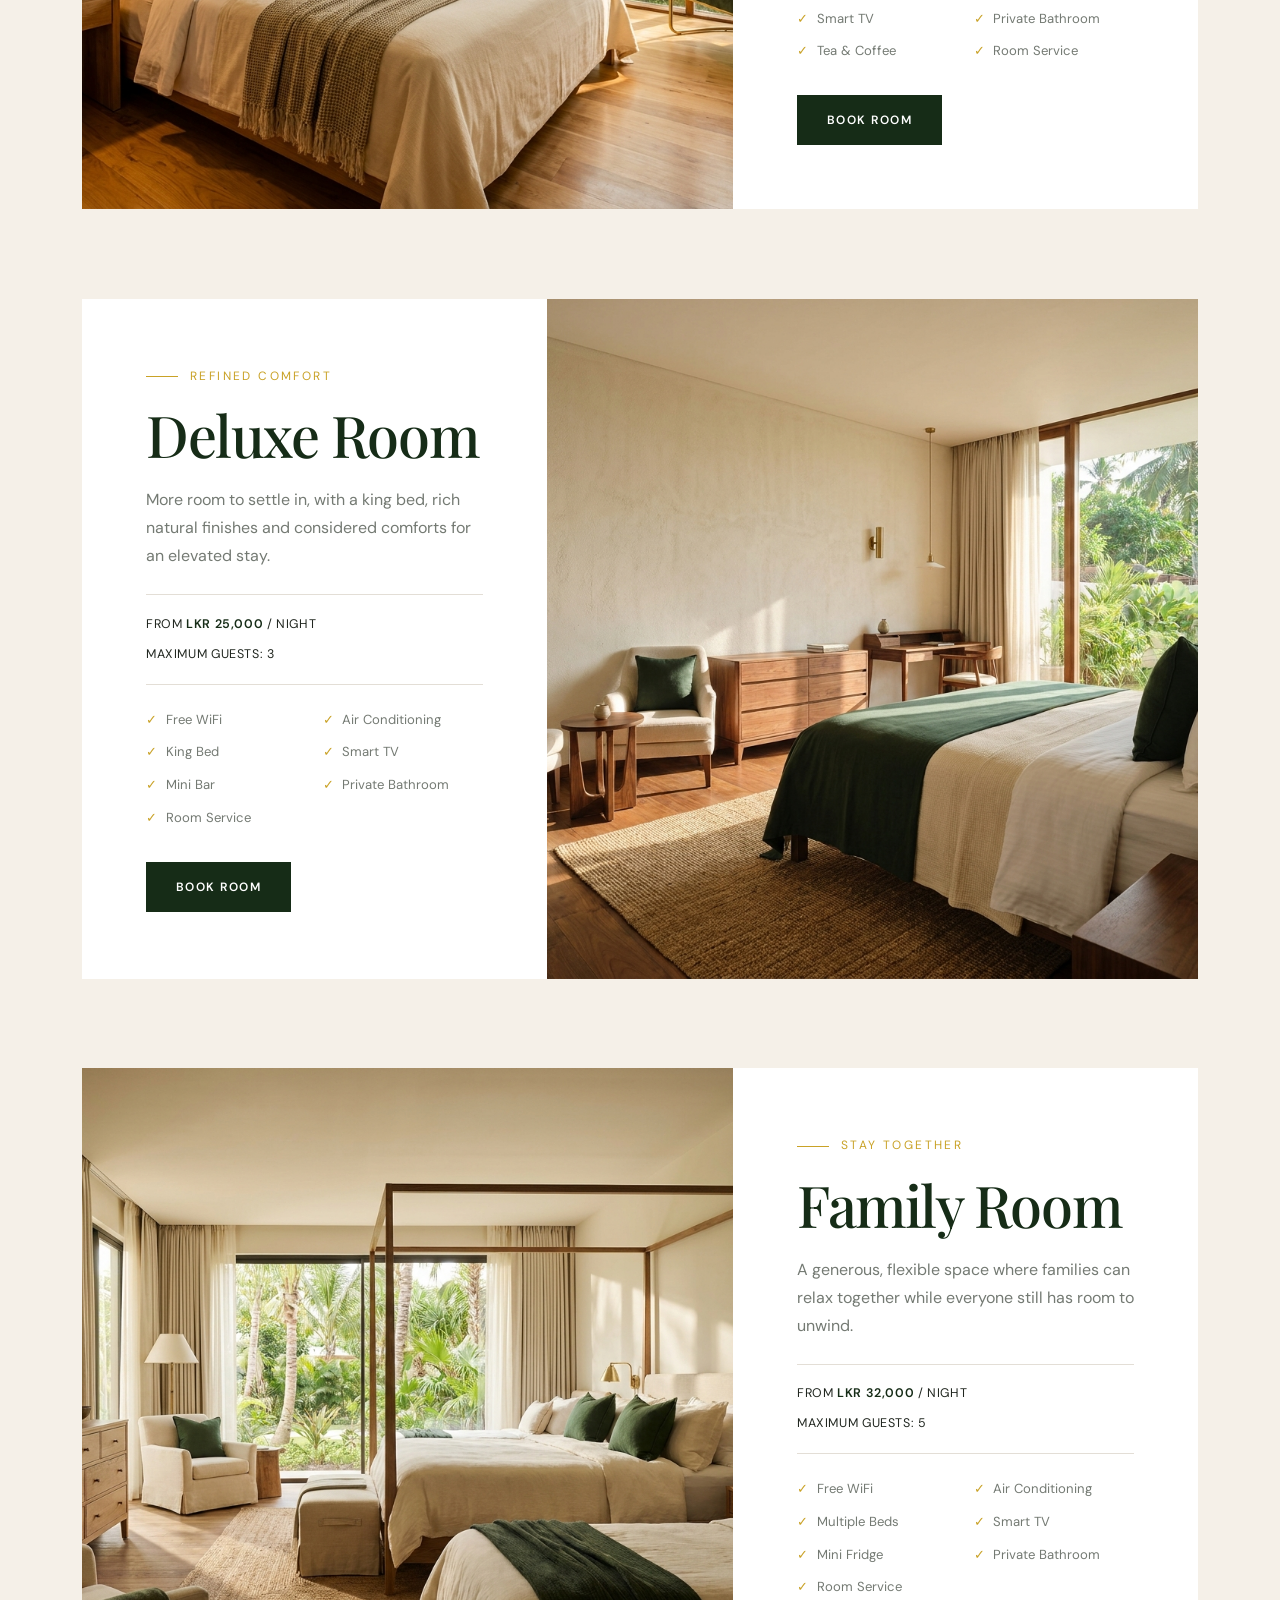
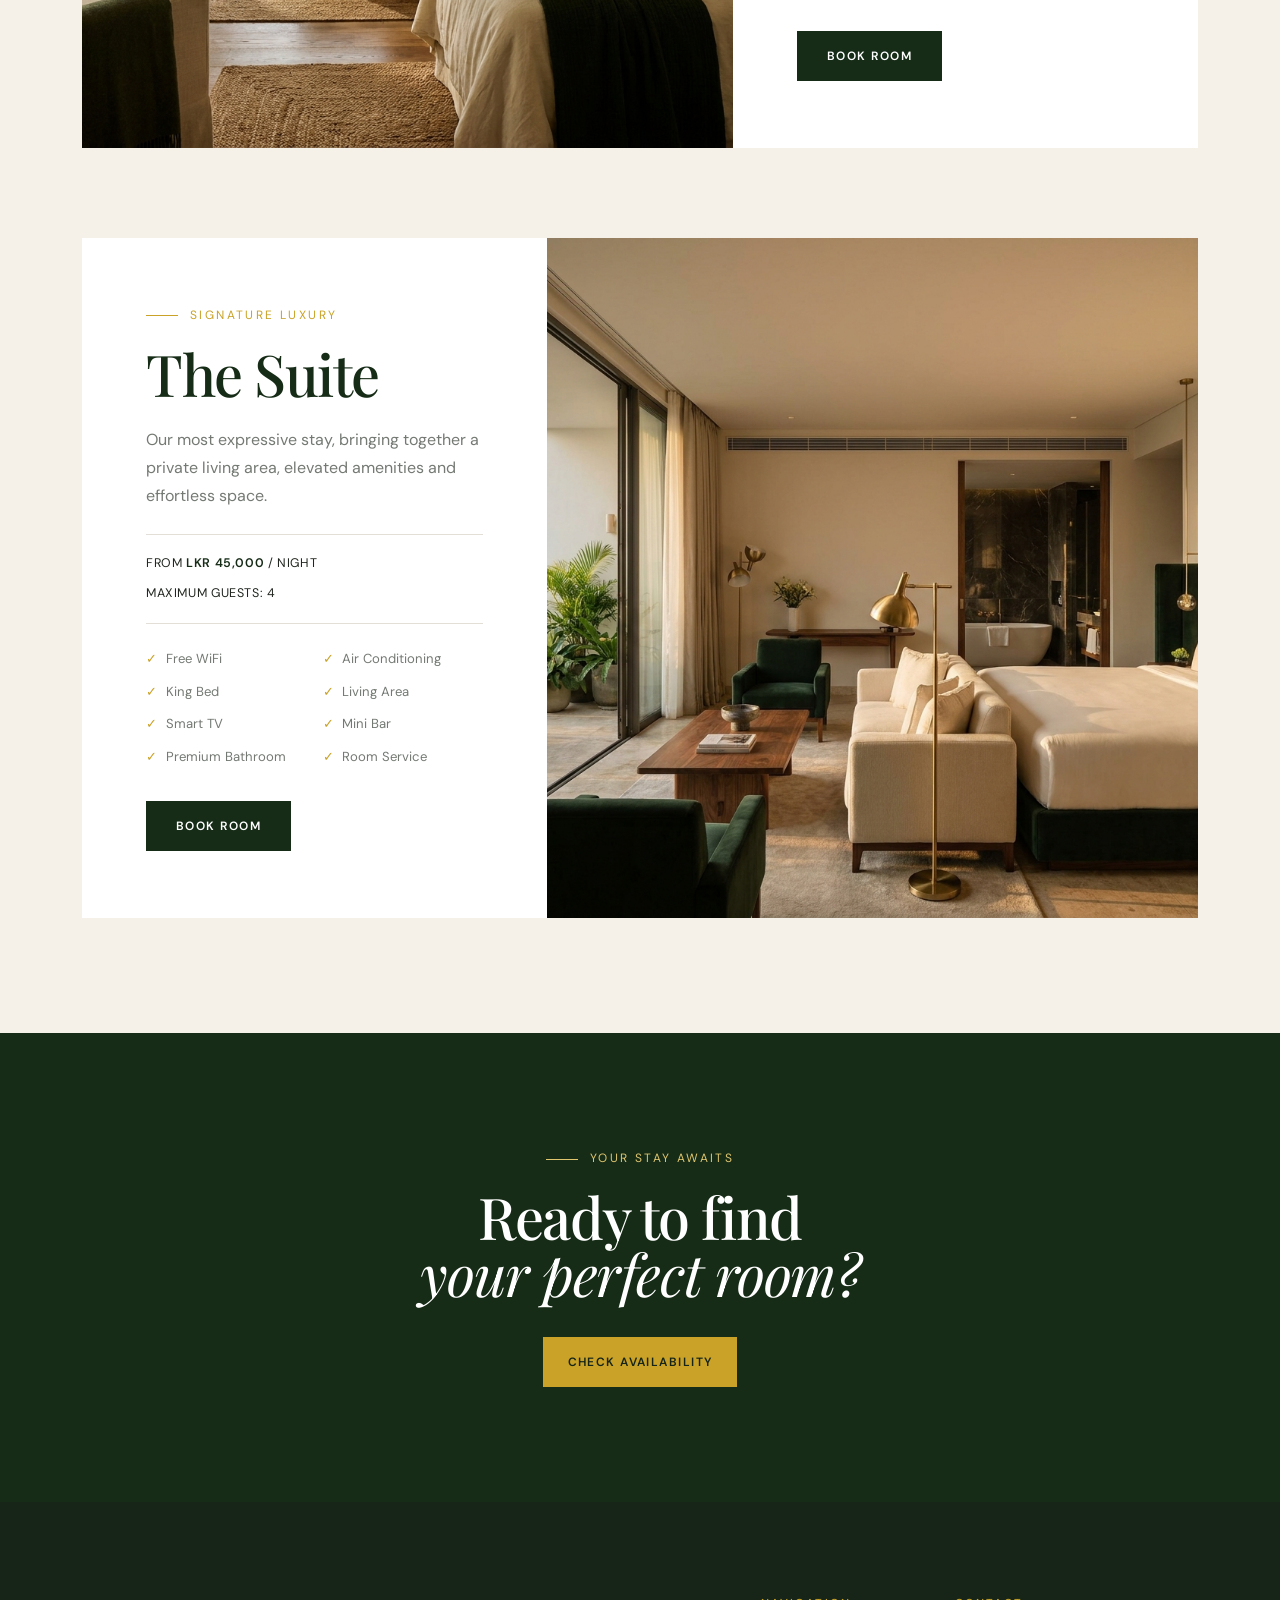
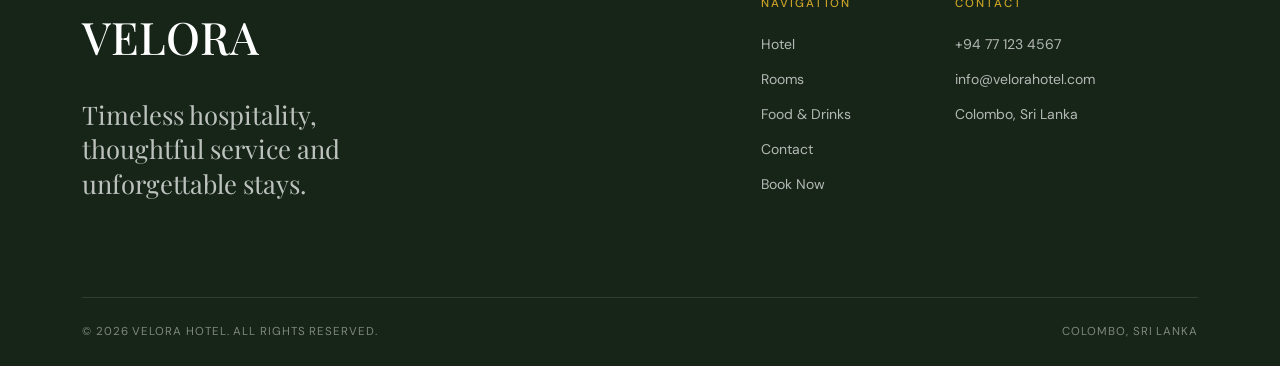
<file: frontend/rooms.html>
﻿<!doctype html>
<html lang="en">
<head>
    <meta charset="utf-8"><link rel="icon" href="data:,">
    <meta name="viewport" content="width=device-width, initial-scale=1">
    <meta name="description" content="Discover thoughtfully designed rooms and suites at Velora Hotel in Colombo.">
    <title>Rooms &amp; Suites | Velora Hotel</title>
    <link rel="preconnect" href="https://fonts.googleapis.com">
    <link rel="preconnect" href="https://fonts.gstatic.com" crossorigin>
    <link href="https://fonts.googleapis.com/css2?family=DM+Sans:wght@300;400;500;600&amp;family=Playfair+Display:ital,wght@0,400;0,500;0,600;1,400;1,500&amp;display=swap" rel="stylesheet">
    <link href="https://cdn.jsdelivr.net/npm/bootstrap@5.3.8/dist/css/bootstrap.min.css" rel="stylesheet" integrity="sha384-sRIl4kxILFvY47J16cr9ZwB07vP4J8+LH7qKQnuqkuIAvNWLzeN8tE5YBujZqJLB" crossorigin="anonymous">
    <link rel="stylesheet" href="style.css?v=9">
</head>
<body>

<nav class="navbar navbar-expand-lg navbar-dark fixed-top" aria-label="Main navigation">
        <div class="container">
            <a class="navbar-brand" href="index.html" aria-label="Velora Hotel home"><span class="brand-monogram">VELORA</span></a>
            <button class="navbar-toggler" type="button" data-bs-toggle="collapse" data-bs-target="#mainNavbar" aria-controls="mainNavbar" aria-expanded="false" aria-label="Toggle navigation"><span class="navbar-toggler-icon"></span></button>
            <div class="collapse navbar-collapse" id="mainNavbar">
                <ul class="navbar-nav ms-auto align-items-lg-center gap-lg-2">
                    <li class="nav-item"><a class="nav-link" href="index.html"><span class="roll" data-text="Hotel">Hotel</span></a></li>
                    <li class="nav-item"><a class="nav-link active" aria-current="page" href="rooms.html"><span class="roll" data-text="Rooms">Rooms</span></a></li>
                    <li class="nav-item"><a class="nav-link" href="food-drinks.html"><span class="roll" data-text="Food &amp; Drinks">Food &amp; Drinks</span></a></li>
                    <li class="nav-item"><a class="nav-link" href="contact.html"><span class="roll" data-text="Contact">Contact</span></a></li>
                    <li class="nav-item ms-lg-3"><a class="btn btn-gold nav-booking-btn" href="booking.html"><span class="roll" data-text="Book Now">Book Now</span></a></li>
                </ul>
            </div>
        </div>
    </nav>

    <main>

<header class="inner-hero rooms-hero d-flex align-items-center">
            <div class="container inner-hero-content">
                <div class="row"><div class="col-12 col-lg-8">
                    <p class="section-label section-label-light">Accommodation</p>
                    <h1>Rooms made for<br><em>unhurried moments.</em></h1>
                    <p>Thoughtfully designed spaces where comfort, privacy and understated luxury come together.</p>
                </div></div>
            </div>
        </header>

<section class="section-space inner-intro">
            <div class="container"><div class="row align-items-end g-4">
                <div class="col-12 col-lg-7"><p class="section-label">Rooms &amp; Suites</p><h2>Find the stay<br>that feels <em>like yours.</em></h2></div>
                <div class="col-12 col-lg-4 ms-auto"><p class="section-intro mb-0">Choose from serene rooms made for simple escapes, generous family spaces and signature suites designed for longer, slower stays.</p></div>
            </div></div>
        </section>

<section class="rooms-listing pb-section">
            <div class="container">
                <article class="room-feature row g-0 align-items-stretch">
                    <div class="col-12 col-lg-7 room-feature-image"><img src="images/standard-room.jpeg" alt="Standard Room at Velora Hotel"></div>
                    <div class="col-12 col-lg-5 room-feature-content d-flex align-items-center"><div>
                        <p class="section-label">Essential comfort</p><h2>Standard Room</h2>
                        <p>A calm and comfortable space designed for guests who value simplicity, privacy and thoughtful essentials.</p>
                        <div class="room-meta"><span>From <strong>LKR 18,000</strong> / night</span><span>Maximum Guests: 2</span></div>
                        <ul class="facility-list"><li>Free WiFi</li><li>Air Conditioning</li><li>Smart TV</li><li>Private Bathroom</li><li>Tea &amp; Coffee</li><li>Room Service</li></ul>
                        <div class="d-flex flex-column flex-sm-row gap-3"><a class="btn btn-primary-luxury book-room-link" href="booking.html" data-room="standard">Book Room</a></div>
                    </div></div>
                </article>
                <article class="room-feature row g-0 align-items-stretch">
                    <div class="col-12 col-lg-7 room-feature-image order-lg-2"><img src="images/deluxe-room.jpeg" alt="Deluxe Room at Velora Hotel"></div>
                    <div class="col-12 col-lg-5 room-feature-content d-flex align-items-center order-lg-1"><div>
                        <p class="section-label">Refined comfort</p><h2>Deluxe Room</h2>
                        <p>More room to settle in, with a king bed, rich natural finishes and considered comforts for an elevated stay.</p>
                        <div class="room-meta"><span>From <strong>LKR 25,000</strong> / night</span><span>Maximum Guests: 3</span></div>
                        <ul class="facility-list"><li>Free WiFi</li><li>Air Conditioning</li><li>King Bed</li><li>Smart TV</li><li>Mini Bar</li><li>Private Bathroom</li><li>Room Service</li></ul>
                        <div class="d-flex flex-column flex-sm-row gap-3"><a class="btn btn-primary-luxury book-room-link" href="booking.html" data-room="deluxe">Book Room</a></div>
                    </div></div>
                </article>
                <article class="room-feature row g-0 align-items-stretch">
                    <div class="col-12 col-lg-7 room-feature-image"><img src="images/family-room.jpeg" alt="Family Room at Velora Hotel"></div>
                    <div class="col-12 col-lg-5 room-feature-content d-flex align-items-center"><div>
                        <p class="section-label">Stay together</p><h2>Family Room</h2>
                        <p>A generous, flexible space where families can relax together while everyone still has room to unwind.</p>
                        <div class="room-meta"><span>From <strong>LKR 32,000</strong> / night</span><span>Maximum Guests: 5</span></div>
                        <ul class="facility-list"><li>Free WiFi</li><li>Air Conditioning</li><li>Multiple Beds</li><li>Smart TV</li><li>Mini Fridge</li><li>Private Bathroom</li><li>Room Service</li></ul>
                        <div class="d-flex flex-column flex-sm-row gap-3"><a class="btn btn-primary-luxury book-room-link" href="booking.html" data-room="family">Book Room</a></div>
                    </div></div>
                </article>
                <article class="room-feature row g-0 align-items-stretch">
                    <div class="col-12 col-lg-7 room-feature-image order-lg-2"><img src="images/suite-room.jpeg" alt="The Suite at Velora Hotel"></div>
                    <div class="col-12 col-lg-5 room-feature-content d-flex align-items-center order-lg-1"><div>
                        <p class="section-label">Signature luxury</p><h2>The Suite</h2>
                        <p>Our most expressive stay, bringing together a private living area, elevated amenities and effortless space.</p>
                        <div class="room-meta"><span>From <strong>LKR 45,000</strong> / night</span><span>Maximum Guests: 4</span></div>
                        <ul class="facility-list"><li>Free WiFi</li><li>Air Conditioning</li><li>King Bed</li><li>Living Area</li><li>Smart TV</li><li>Mini Bar</li><li>Premium Bathroom</li><li>Room Service</li></ul>
                        <div class="d-flex flex-column flex-sm-row gap-3"><a class="btn btn-primary-luxury book-room-link" href="booking.html" data-room="suite">Book Room</a></div>
                    </div></div>
                </article>
            </div>
        </section>

<section class="page-cta"><div class="container text-center"><p class="section-label section-label-light">Your stay awaits</p><h2>Ready to find<br><em>your perfect room?</em></h2><a class="btn btn-gold" href="booking.html">Check Availability</a></div></section>
    </main>

<footer class="site-footer"><div class="container">
        <div class="row g-5 footer-main"><div class="col-12 col-lg-5"><a class="footer-brand" href="index.html">VELORA</a><p class="footer-message">Timeless hospitality,<br>thoughtful service and<br>unforgettable stays.</p></div>
            <div class="col-6 col-md-4 col-lg-2 ms-lg-auto"><h2 class="footer-heading">Navigation</h2><ul class="footer-links list-unstyled mb-0"><li><a href="index.html">Hotel</a></li><li><a href="rooms.html">Rooms</a></li><li><a href="food-drinks.html">Food &amp; Drinks</a></li><li><a href="contact.html">Contact</a></li><li><a href="booking.html">Book Now</a></li></ul></div>
            <div class="col-12 col-md-5 col-lg-3"><h2 class="footer-heading">Contact</h2><ul class="footer-links list-unstyled mb-0"><li><a href="tel:+94771234567">+94 77 123 4567</a></li><li><a href="mailto:info@velorahotel.com">info@velorahotel.com</a></li><li>Colombo, Sri Lanka</li></ul></div></div>
        <div class="footer-bottom d-flex flex-column flex-md-row justify-content-between align-items-md-center gap-2"><p class="mb-0">&copy; 2026 Velora Hotel. All Rights Reserved.</p><p class="mb-0">Colombo, Sri Lanka</p></div>
    </div></footer>

<script src="https://cdn.jsdelivr.net/npm/bootstrap@5.3.8/dist/js/bootstrap.bundle.min.js" integrity="sha384-FKyoEForCGlyvwx9Hj09JcYn3nv7wiPVlz7YYwJrWVcXK/BmnVDxM+D2scQbITxI" crossorigin="anonymous"></script>
<script src="utilities.js"></script>
<script src="script.js?v=4"></script>
</body>
</html>
</file>
<file: frontend/style.css>
:root {
    --pine-oak: #162C17;
    --forest-earth: #162518;
    --cotton-blush: #A2978B;
    --gold: #C9A227;
    --cream: #F5F0E8;
    --white: #FFFFFF;
    --dark-text: #20261F;
    --muted-text: #747A73;
    --font-display: "Playfair Display", Georgia, serif;
    --font-body: "DM Sans", Arial, sans-serif;
    --section-space: clamp(5rem, 9vw, 8rem);
}

html {
    scroll-behavior: smooth;
}

body {
    background: var(--cream);
    color: var(--dark-text);
    font-family: var(--font-body);
    font-size: 1rem;
    line-height: 1.75;
}

img {
    display: block;
    max-width: 100%;
}

a {
    color: inherit;
    text-decoration: none;
}

a:focus-visible,
button:focus-visible,
input:focus-visible,
select:focus-visible,
textarea:focus-visible {
    outline: 3px solid var(--gold);
    outline-offset: 3px;
}

.section-space {
    padding-block: var(--section-space);
}

.section-intro {
    color: var(--muted-text);
}

h1,
h2,
h3,
h4,
h5,
h6,
.navbar-brand,
.footer-brand {
    font-family: var(--font-display);
}

h1,
h2,
h3 {
    color: var(--pine-oak);
    font-weight: 500;
    text-wrap: balance;
}

h1 {
    font-size: clamp(3.4rem, 7vw, 7.2rem);
    letter-spacing: -0.03em;
    line-height: 0.94;
}

h2 {
    font-size: clamp(2.4rem, 4.5vw, 4.6rem);
    letter-spacing: -0.025em;
    line-height: 0.98;
}

h3 {
    font-size: 2rem;
    letter-spacing: -0.015em;
    line-height: 1.05;
}

h1 em,
h2 em,
h3 em {
    font-style: italic;
    font-weight: 400;
}

.section-label {
    font-family: var(--font-body);
    color: var(--gold);
    font-size: 0.75rem;
    font-weight: 400;
    letter-spacing: 0.2em;
    margin-bottom: 1.2rem;
    text-transform: uppercase;
}

.section-label::before {
    background: currentColor;
    content: "";
    display: inline-block;
    height: 1px;
    margin-right: 0.75rem;
    vertical-align: middle;
    width: 2rem;
}

.section-label-light {
    color: #dfc66f;
}

.section-heading-centered {
    margin-inline: auto;
    max-width: 700px;
}

.navbar {
    -webkit-backdrop-filter: blur(14px);
    backdrop-filter: blur(14px);
    background: rgba(22, 37, 24, 0.78);
    border-bottom: 1px solid rgba(255, 255, 255, 0.08);
    min-height: 0;
    padding-block: 1.125rem;
    transition: padding 0.35s ease, background-color 0.35s ease, backdrop-filter 0.35s ease, border-color 0.35s ease, box-shadow 0.35s ease;
    z-index: 1030;
}

.navbar.navbar-scrolled {
    -webkit-backdrop-filter: blur(17px);
    backdrop-filter: blur(17px);
    background: rgba(22, 37, 24, 0.93);
    border-bottom-color: rgba(255, 255, 255, 0.12);
    box-shadow: 0 8px 28px rgba(5, 15, 7, 0.2);
    padding-block: 0.55rem;
}

.navbar-brand {
    align-items: baseline;
    color: var(--white);
    display: flex;
    font-size: 1.9rem;
    font-weight: 500;
    line-height: 1;
    transition: color 0.25s ease, font-size 0.35s ease;
}

.navbar.navbar-scrolled .navbar-brand {
    font-size: 1.65rem;
}

.brand-monogram {
    letter-spacing: 0.06em;
}

.navbar .nav-link {
    color: rgba(255, 255, 255, 0.76);
    font-family: var(--font-body);
    font-size: 0.78rem;
    font-weight: 500;
    letter-spacing: 0.09em;
    min-height: 48px;
    padding: 0.8rem 0.85rem !important;
    position: relative;
    text-transform: uppercase;
    transform: translateY(0);
    transition: color 0.25s ease, transform 0.25s ease;
    z-index: 0;
}

.navbar .nav-link::before {
    -webkit-backdrop-filter: blur(8px);
    backdrop-filter: blur(8px);
    background: rgba(255, 255, 255, 0.08);
    border: 1px solid rgba(255, 255, 255, 0.1);
    border-radius: 8px;
    box-shadow: 0 6px 20px rgba(0, 0, 0, 0.12);
    content: "";
    inset: 0.25rem 0.2rem;
    opacity: 0;
    position: absolute;
    transform: translateY(3px);
    transition: opacity 0.25s ease, transform 0.25s ease;
    z-index: -1;
}

.navbar .nav-link:hover,
.navbar .nav-link:focus-visible,
.navbar .nav-link.active {
    color: var(--gold);
}

.navbar .nav-link:hover,
.navbar .nav-link:focus-visible {
    transform: translateY(-2px);
}

.navbar .nav-link:hover::before,
.navbar .nav-link:focus-visible::before,
.navbar .nav-link.active::before {
    opacity: 1;
    transform: translateY(0);
}

.navbar .nav-link::after {
    background: var(--gold);
    bottom: 0.25rem;
    content: "";
    height: 1px;
    left: 50%;
    position: absolute;
    transform: translateX(-50%);
    transition: width 0.25s ease;
    width: 0;
}

.navbar .nav-link:hover::after,
.navbar .nav-link:focus-visible::after {
    width: 50%;
}

.navbar .nav-link.active::after {
    width: calc(100% - 1.7rem);
}

.navbar-toggler {
    border: 1px solid rgba(255, 255, 255, 0.35);
    border-radius: 0;
    box-shadow: none !important;
}

.btn {
    border-radius: 0;
    align-items: center;
    display: inline-flex;
    font-family: var(--font-body);
    font-size: 0.75rem;
    font-weight: 600;
    letter-spacing: 0.12em;
    min-width: 170px;
    justify-content: center;
    min-height: 50px;
    padding: 0.9rem 1.5rem;
    text-transform: uppercase;
    transition: background-color 0.25s ease, border-color 0.25s ease, color 0.25s ease;
}

.btn-gold {
    background: var(--gold);
    border-color: var(--gold);
    color: var(--forest-earth);
}

.btn-gold:hover,
.btn-gold:focus {
    background: #b48e1c;
    border-color: #b48e1c;
    color: var(--white);
}

.btn-primary-luxury {
    background: var(--pine-oak);
    border-color: var(--pine-oak);
    color: var(--white);
}

.btn-primary-luxury:hover,
.btn-primary-luxury:focus {
    background: var(--gold);
    border-color: var(--gold);
    color: var(--forest-earth);
}

.btn-outline-light-luxury {
    background: transparent;
    border-color: rgba(255, 255, 255, 0.6);
    color: var(--white);
}

.btn-outline-light-luxury:hover,
.btn-outline-light-luxury:focus {
    background: var(--white);
    border-color: var(--white);
    color: var(--forest-earth);
}

.nav-booking-btn {
    background: var(--white);
    border-color: var(--white);
    color: var(--forest-earth);
    min-width: 130px;
    padding: 0.75rem 1.25rem;
    transition: background-color 0.25s ease, border-color 0.25s ease, color 0.25s ease, transform 0.25s ease;
}

.nav-booking-btn.active {
    background: var(--gold);
    border-color: var(--gold);
    color: var(--white);
}

.nav-booking-btn:hover,
.nav-booking-btn:focus-visible,
.nav-booking-btn.active:hover,
.nav-booking-btn.active:focus-visible,
.nav-booking-btn:active {
    background: var(--gold);
    border-color: var(--gold);
    color: var(--white);
    transform: translateY(-2px);
}

.text-link {
    align-items: center;
    border-bottom: 1px solid var(--gold);
    color: var(--pine-oak);
    display: inline-flex;
    font-size: 0.75rem;
    font-weight: 600;
    gap: 1.5rem;
    letter-spacing: 0.12em;
    padding-bottom: 0.35rem;
    text-transform: uppercase;
    transition: color 0.2s ease, gap 0.2s ease;
}

.text-link:hover {
    color: var(--gold);
    gap: 2rem;
}

.text-link-light {
    color: var(--white);
}

.home-hero {
    background-image: url("images/hero.jpeg");
    background-position: center;
    background-size: cover;
    color: var(--white);
    isolation: isolate;
    min-height: 860px;
    overflow: hidden;
    padding: 150px 0 185px;
    position: relative;
}

.home-hero::after {
    background:
        linear-gradient(0deg, rgba(10, 24, 12, 0.5), transparent 30%),
        linear-gradient(90deg, rgba(13, 29, 15, 0.88) 0%, rgba(13, 29, 15, 0.55) 52%, rgba(13, 29, 15, 0.2) 100%);
    content: "";
    inset: 0;
    pointer-events: none;
    position: absolute;
}

.hero-video {
    height: 100%;
    inset: 0;
    object-fit: cover;
    pointer-events: none;
    position: absolute;
    width: 100%;
    z-index: -1;
}

@media (prefers-reduced-motion: reduce) {
    .hero-video {
        display: none;
    }
}

.hero-content {
    position: relative;
    z-index: 1;
}

.home-hero h1 {
    color: var(--white);
    font-size: clamp(4rem, 7.6vw, 7.7rem);
    letter-spacing: -0.035em;
    line-height: 0.9;
}

.hero-description {
    color: rgba(255, 255, 255, 0.82);
    font-size: 1rem;
    line-height: 1.9;
    max-width: 620px;
}

.hero-scroll {
    align-items: center;
    bottom: 115px;
    color: rgba(255, 255, 255, 0.7);
    font-size: 0.6rem;
    gap: 1rem;
    letter-spacing: 0.2em;
    position: absolute;
    right: 4%;
    text-transform: uppercase;
    transform: rotate(90deg);
    transform-origin: right center;
    z-index: 2;
}

.scroll-line {
    background: var(--gold);
    height: 1px;
    width: 45px;
}

.booking-search-wrap {
    margin-top: -80px;
    position: relative;
    z-index: 3;
}

.booking-search-container {
    position: relative;
}

.booking-search {
    background: rgba(255, 255, 255, 0.98);
    border-top: 2px solid var(--gold);
    box-shadow: 0 20px 55px rgba(9, 23, 11, 0.28);
    color: var(--dark-text);
    padding: 1.5rem;
}

.booking-search-header {
    align-items: baseline;
    display: flex;
    gap: 1.25rem;
    margin-bottom: 1rem;
}

.booking-search-header p {
    color: var(--gold);
    font-size: 0.75rem;
    font-weight: 600;
    letter-spacing: 0.2em;
    margin: 0;
    text-transform: uppercase;
}

.booking-search-header span {
    color: var(--muted-text);
    font-size: 0.82rem;
}

.booking-field {
    border-right: 1px solid #ded8cf;
    padding: 0.25rem 1.5rem;
}

.booking-search label {
    color: var(--muted-text);
    display: block;
    font-size: 0.72rem;
    font-weight: 600;
    letter-spacing: 0.16em;
    margin-bottom: 0.25rem;
    text-transform: uppercase;
}

.booking-search .form-control,
.booking-search .form-select {
    background-color: transparent;
    border: 0;
    border-radius: 0;
    box-shadow: none;
    color: var(--dark-text);
    color-scheme: light;
    font-family: var(--font-body);
    font-size: 1rem;
    min-height: 52px;
    padding: 0.4rem 0;
}

.booking-search .form-select option {
    background: var(--white);
    color: var(--dark-text);
}

.booking-search .form-control.is-invalid,
.booking-search .form-select.is-invalid {
    border-bottom: 1px solid #a12f2f;
}

.booking-search .form-status-error {
    color: #a12f2f;
}

.booking-submit {
    min-height: 72px;
}

.booking-highlight {
    animation: bookingHighlight 1.8s ease-out 0.2s both;
}

.booking-suggestion {
    background: var(--forest-earth);
    border-left: 2px solid var(--gold);
    box-shadow: 0 14px 35px rgba(8, 19, 10, 0.24);
    color: var(--cream);
    max-width: 300px;
    opacity: 0;
    padding: 1rem 3rem 1rem 1.15rem;
    position: absolute;
    right: 1.5rem;
    top: -108px;
    transform: translateY(8px);
    transition: opacity 0.25s ease, transform 0.25s ease;
    width: calc(100% - 3rem);
    z-index: 4;
}

.booking-suggestion::after {
    border-left: 8px solid transparent;
    border-right: 8px solid transparent;
    border-top: 8px solid var(--forest-earth);
    bottom: -8px;
    content: "";
    position: absolute;
    right: 2rem;
}

.booking-suggestion.show {
    opacity: 1;
    transform: translateY(0);
}

.booking-suggestion strong,
.booking-suggestion span {
    display: block;
}

.booking-suggestion strong {
    font-size: 0.85rem;
    font-weight: 600;
}

.booking-suggestion span {
    color: rgba(255, 255, 255, 0.72);
    font-size: 0.78rem;
    margin-top: 0.15rem;
}

.booking-suggestion-close {
    align-items: center;
    background: transparent;
    border: 0;
    color: rgba(255, 255, 255, 0.75);
    display: flex;
    font-size: 1.4rem;
    height: 44px;
    justify-content: center;
    padding: 0;
    position: absolute;
    right: 0.35rem;
    top: 0.2rem;
    width: 44px;
}

.booking-suggestion-close:hover,
.booking-suggestion-close:focus {
    color: var(--gold);
}

@keyframes bookingHighlight {
    0% {
        box-shadow: 0 18px 45px rgba(9, 23, 11, 0.22), 0 0 0 0 rgba(201, 162, 39, 0.55);
        transform: scale(0.985);
    }
    55% {
        box-shadow: 0 20px 55px rgba(9, 23, 11, 0.3), 0 0 0 5px rgba(201, 162, 39, 0.2);
    }
    100% {
        box-shadow: 0 20px 55px rgba(9, 23, 11, 0.28), 0 0 0 0 rgba(201, 162, 39, 0);
        transform: scale(1);
    }
}

.about-section {
    padding-top: calc(var(--section-space) + 1rem);
}

.about-image-wrap {
    height: 100%;
    position: relative;
}

.about-image {
    height: 100%;
    min-height: 680px;
    object-fit: cover;
    width: 100%;
}

.about-content {
    background: var(--white);
    display: flex;
    flex-direction: column;
    height: 100%;
    justify-content: center;
    margin-left: -4rem;
    padding: clamp(3rem, 7vw, 7rem);
    position: relative;
}

.about-content p:not(.section-label) {
    color: var(--muted-text);
    margin-top: 1.5rem;
}

.about-content .text-link {
    margin-top: 1.5rem;
}

.facilities-section {
    background: var(--white);
}

.facility-card {
    align-items: flex-end;
    display: flex;
    isolation: isolate;
    min-height: clamp(320px, 35vw, 430px);
    overflow: hidden;
    position: relative;
    transition: transform 0.4s ease;
}

.facility-card::before {
    background-position: center;
    background-size: cover;
    content: "";
    filter: blur(1px);
    inset: -5px;
    position: absolute;
    transform: scale(1.03);
    transition: transform 0.4s ease;
    z-index: -2;
}

.facility-wifi::before {
    background-image: url("images/facility-wifi.jpeg");
}

.facility-restaurant::before {
    background-image: url("images/facility-restaurant.jpeg");
}

.facility-pool::before {
    background-image: url("images/facility-pool.jpeg");
}

.facility-parking::before {
    background-image: url("images/facility-parking.jpeg");
}

.facility-overlay {
    background: linear-gradient(180deg, rgba(22, 37, 24, 0.12) 0%, rgba(22, 37, 24, 0.55) 52%, rgba(22, 37, 24, 0.88) 100%);
    inset: 0;
    position: absolute;
    transition: opacity 0.4s ease;
    z-index: -1;
}

.facility-content {
    color: rgba(255, 255, 255, 0.82);
    padding: 1.8rem;
    width: 100%;
}

.facility-card:hover {
    transform: translateY(-4px);
}

.facility-card:hover::before {
    transform: scale(1.07);
}

.facility-card:hover .facility-overlay {
    opacity: 0.9;
}

.facility-number {
    color: var(--gold);
    display: block;
    font-family: var(--font-display);
    font-size: 1.9rem;
    font-weight: 400;
    margin-bottom: 0.8rem;
}

.facility-card h3 {
    color: var(--cream);
    font-size: clamp(1.6rem, 2.3vw, 2rem);
    line-height: 1.15;
    margin-bottom: 0;
}

.facility-divider {
    background: var(--gold);
    display: block;
    height: 1px;
    margin: 1rem 0;
    width: 45px;
}

.facility-description {
    color: rgba(255, 255, 255, 0.82);
    font-size: 0.9rem;
    line-height: 1.7;
    margin-bottom: 0;
}

.gallery-section {
    background: var(--cream);
}

.gallery-caption {
    color: var(--muted-text);
    font-size: 0.75rem;
    letter-spacing: 0.16em;
    text-transform: uppercase;
}

.gallery-item {
    display: block;
    overflow: hidden;
    position: relative;
}

.gallery-item::after {
    background: rgba(22, 37, 24, 0.12);
    content: "";
    inset: 0;
    pointer-events: none;
    position: absolute;
    transition: background-color 0.4s ease;
}

.gallery-item img {
    height: 100%;
    object-fit: cover;
    transition: transform 0.6s ease;
    width: 100%;
}

.gallery-item:hover img {
    transform: scale(1.04);
}

.gallery-item:hover::after,
.gallery-item:focus-visible::after {
    background: rgba(22, 37, 24, 0.3);
}

.gallery-view {
    align-items: center;
    border: 1px solid rgba(255, 255, 255, 0.75);
    bottom: 1.25rem;
    color: var(--white);
    display: flex;
    font-size: 0.7rem;
    height: 54px;
    justify-content: center;
    letter-spacing: 0.15em;
    opacity: 0;
    position: absolute;
    right: 1.25rem;
    text-transform: uppercase;
    transform: translateY(8px);
    transition: opacity 0.4s ease, transform 0.4s ease;
    width: 54px;
    z-index: 1;
}

.gallery-item:hover .gallery-view,
.gallery-item:focus-visible .gallery-view {
    opacity: 1;
    transform: translateY(0);
}

.gallery-item-feature {
    height: 615px;
}

.gallery-item-medium,
.gallery-item-small {
    height: 300px;
}

.lg-backdrop {
    background-color: var(--forest-earth);
}

.lg-toolbar,
.lg-outer .lg-thumb-outer {
    background-color: rgba(22, 37, 24, 0.96);
}

.lg-toolbar .lg-icon,
.lg-next,
.lg-prev {
    color: var(--cream);
}

.lg-toolbar .lg-icon:hover,
.lg-next:hover,
.lg-prev:hover {
    color: var(--gold);
}

.lg-outer .lg-thumb-item.active,
.lg-outer .lg-thumb-item:hover {
    border-color: var(--gold);
}

.lg-sub-html {
    background: rgba(22, 37, 24, 0.82);
    color: var(--cream);
    font-family: var(--font-body);
}

.featured-rooms-section {
    background: var(--forest-earth);
}

.featured-rooms-section h2 {
    color: var(--white);
}

.room-card {
    background: var(--cream);
}

.room-image-wrap {
    display: block;
    height: 330px;
    overflow: hidden;
}

.room-image-wrap img {
    height: 100%;
    object-fit: cover;
    transition: transform 0.65s ease;
    width: 100%;
}

.room-card:hover .room-image-wrap img {
    transform: scale(1.055);
}

.room-card-body {
    padding: 2rem;
}

.room-category {
    color: var(--gold);
    font-size: 0.72rem;
    font-weight: 600;
    letter-spacing: 0.17em;
    margin-bottom: 0.75rem;
    text-transform: uppercase;
}

.room-card h3 {
    font-size: 2.25rem;
}

.room-card-body > p:not(.room-category) {
    color: var(--muted-text);
    font-size: 0.9rem;
    margin: 1rem 0 1.5rem;
}

.room-card-meta {
    align-items: end;
    border-block: 1px solid #ddd7cd;
    display: flex;
    gap: 1rem;
    justify-content: space-between;
    margin-bottom: 1.25rem;
    padding: 1rem 0;
}

.room-card-meta span {
    color: var(--muted-text);
    font-size: 0.78rem;
}

.room-card-meta strong {
    color: var(--pine-oak);
    font-size: 0.9rem;
    font-weight: 600;
    text-align: right;
}

.room-card-meta small {
    color: var(--muted-text);
    font-size: 0.7rem;
    font-weight: 400;
}

.room-card-facilities {
    display: flex;
    flex-wrap: wrap;
    gap: 0.4rem 1rem;
    list-style: none;
    margin: 0 0 1.5rem;
    padding: 0;
}

.room-card-facilities li {
    color: var(--muted-text);
    font-size: 0.75rem;
}

.room-card-facilities li::before {
    color: var(--gold);
    content: "\2713";
    margin-right: 0.35rem;
}

.room-card-actions {
    display: grid;
    gap: 0.75rem;
    grid-template-columns: 1fr 1fr;
}

.room-card-actions .btn {
    min-width: 0;
    padding-inline: 0.75rem;
}

.dining-image-wrap {
    min-height: 690px;
}

.dining-image-wrap img {
    height: 100%;
    object-fit: cover;
    width: 100%;
}

.dining-content {
    background: var(--forest-earth);
    color: rgba(255, 255, 255, 0.72);
    min-height: 690px;
    padding: clamp(4rem, 9vw, 9rem);
}

.dining-content h2 {
    color: var(--white);
}

.dining-content p:not(.section-label) {
    margin: 2rem 0;
    max-width: 520px;
}

.reviews-section {
    background: var(--white);
}

.review-card {
    border: 1px solid #e4e0d9;
    padding: 2.5rem;
}

.review-stars {
    color: var(--gold);
    font-size: 0.75rem;
    letter-spacing: 0.3em;
    margin-bottom: 1.75rem;
}

.review-card blockquote {
    color: var(--pine-oak);
    font-family: var(--font-display);
    font-size: 1.65rem;
    line-height: 1.35;
    margin-bottom: 2rem;
}

.review-card figcaption {
    font-size: 0.78rem;
    font-weight: 600;
    letter-spacing: 0.11em;
    text-transform: uppercase;
}

.review-card figcaption span {
    color: var(--muted-text);
    display: block;
    font-size: 0.72rem;
    font-weight: 400;
    margin-top: 0.3rem;
}

.location-content {
    background: var(--pine-oak);
    color: rgba(255, 255, 255, 0.72);
    min-height: 650px;
    padding: clamp(4rem, 8vw, 8rem);
}

.location-content h2 {
    color: var(--white);
}

.location-intro {
    margin: 2rem 0 2.5rem;
}

.location-details > div {
    border-top: 1px solid rgba(255, 255, 255, 0.15);
    padding: 1rem 0;
}

.location-details span {
    color: var(--gold);
    display: block;
    font-size: 0.72rem;
    font-style: normal;
    font-weight: 600;
    letter-spacing: 0.14em;
    text-transform: uppercase;
}

.location-details p {
    font-style: normal;
    margin: 0.25rem 0 0;
}

.location-details a:hover {
    color: var(--gold);
}

.location-map {
    height: 650px;
    min-height: 650px;
}

.location-map iframe {
    border: 0;
    display: block;
    filter: grayscale(0.8) contrast(0.9);
    height: 100%;
    width: 100%;
}

.explore-section {
    background: var(--cream);
}

.explore-card {
    background: var(--white);
}

.explore-image-wrap {
    height: 290px;
    overflow: hidden;
}

.explore-image-wrap img {
    height: 100%;
    object-fit: cover;
    transition: transform 0.55s ease;
    width: 100%;
}

.explore-card:hover img {
    transform: scale(1.04);
}

.explore-card-body {
    padding: 2rem;
}

.explore-card h3 {
    font-size: 2rem;
}

.explore-card p {
    color: var(--muted-text);
    font-size: 0.9rem;
    margin-bottom: 0;
}

.inner-hero {
    background-position: center;
    background-size: cover;
    color: var(--white);
    min-height: 720px;
    padding: 150px 0 90px;
    position: relative;
}

.inner-hero::before {
    background: linear-gradient(90deg, rgba(12, 28, 14, 0.9), rgba(12, 28, 14, 0.48) 58%, rgba(12, 28, 14, 0.18));
    content: "";
    inset: 0;
    position: absolute;
}

.inner-hero-content {
    position: relative;
    z-index: 1;
}

.inner-hero h1 {
    color: var(--white);
    font-size: clamp(3.8rem, 6.8vw, 6.8rem);
    line-height: 0.92;
}

.inner-hero-content > .row p:last-child {
    color: rgba(255, 255, 255, 0.8);
    max-width: 610px;
}

.rooms-hero { background-image: url("images/rooms-hero.jpeg"); }
.dining-page-hero { background-image: url("images/dining-hero.jpeg"); }
.contact-hero { background-image: url("images/contact-hero.jpeg"); }
.booking-hero { background-image: url("images/booking-hero.jpeg"); min-height: 620px; }

.inner-intro {
    background: var(--cream);
}

.intro-centered {
    margin-inline: auto;
    max-width: 850px;
}

.intro-centered .section-intro {
    margin: 2rem auto 0;
    max-width: 650px;
}

.pb-section {
    padding-bottom: var(--section-space);
}

.page-cta {
    background: var(--pine-oak);
    color: rgba(255, 255, 255, 0.72);
    padding: clamp(5rem, 9vw, 8rem) 0;
}

.page-cta h2 {
    color: var(--white);
    margin-bottom: 2.25rem;
}

.page-cta > .container > p:not(.section-label) {
    margin: -1rem 0 2rem;
}

.btn-outline-dark-luxury {
    background: transparent;
    border-color: var(--pine-oak);
    color: var(--pine-oak);
}

.btn-outline-dark-luxury:hover,
.btn-outline-dark-luxury:focus {
    background: var(--pine-oak);
    color: var(--white);
}

.rooms-listing {
    background: var(--cream);
}

.room-feature {
    margin-bottom: clamp(3rem, 7vw, 7rem);
}

.room-feature:last-child {
    margin-bottom: 0;
}

.room-feature-image {
    min-height: 680px;
}

.room-feature-image img {
    height: 100%;
    object-fit: cover;
    width: 100%;
}

.room-feature-content {
    background: var(--white);
    padding: clamp(2.5rem, 5vw, 5rem);
}

.room-feature-content > div > p:not(.section-label) {
    color: var(--muted-text);
    margin: 1.5rem 0;
}

.room-meta {
    border-block: 1px solid #e3ded6;
    display: grid;
    font-size: 0.78rem;
    gap: 0.5rem;
    letter-spacing: 0.05em;
    padding: 1.15rem 0;
    text-transform: uppercase;
}

.room-meta strong {
    color: var(--pine-oak);
    font-weight: 600;
}

.facility-list {
    display: grid;
    gap: 0.6rem 1rem;
    grid-template-columns: repeat(2, minmax(0, 1fr));
    list-style: none;
    margin: 1.5rem 0 2rem;
    padding: 0;
}

.facility-list li {
    color: var(--muted-text);
    font-size: 0.82rem;
}

.facility-list li::before {
    color: var(--gold);
    content: "\2713";
    margin-right: 0.55rem;
}

.room-feature .btn {
    min-width: 145px;
}

.dining-venues {
    background: var(--cream);
}

.venue-feature {
    margin-bottom: clamp(3rem, 7vw, 7rem);
}

.venue-feature:last-child {
    margin-bottom: 0;
}

.venue-image {
    min-height: 640px;
}

.venue-image img {
    height: 100%;
    object-fit: cover;
    width: 100%;
}

.venue-content {
    background: var(--white);
    padding: clamp(2.5rem, 5vw, 5rem);
}

.venue-content p:not(.section-label) {
    color: var(--muted-text);
    margin: 1.5rem 0;
}

.venue-hours {
    border-top: 1px solid #e3ded6;
    margin: 1.75rem 0 2rem;
}

.venue-hours > div {
    border-bottom: 1px solid #e3ded6;
    display: flex;
    font-size: 0.78rem;
    justify-content: space-between;
    padding: 0.75rem 0;
    text-transform: uppercase;
}

.venue-hours dt { font-weight: 600; }
.venue-hours dd { color: var(--muted-text); margin: 0; }

.venue-dark .venue-content {
    background: var(--forest-earth);
    color: rgba(255, 255, 255, 0.7);
}

.venue-dark h2 { color: var(--white); }
.venue-dark .venue-content p:not(.section-label),
.venue-dark .venue-hours dd { color: rgba(255, 255, 255, 0.68); }
.venue-dark .venue-hours,
.venue-dark .venue-hours > div { border-color: rgba(255, 255, 255, 0.14); }

.dining-areas { background: var(--white); }
.editorial-card { height: 100%; }
.editorial-image { height: 400px; overflow: hidden; }
.editorial-image img {
    height: 100%;
    object-fit: cover;
    transition: transform 0.55s ease;
    width: 100%;
}
.editorial-card:hover img { transform: scale(1.035); }
.editorial-card h3 { margin: 1.5rem 0 0.7rem; }
.editorial-card p { color: var(--muted-text); font-size: 0.9rem; }

.dining-specials { background: var(--cream); }
.special-card { background: var(--white); height: 100%; overflow: hidden; }
.special-card > img { height: 340px; object-fit: cover; width: 100%; }
.special-card > div { padding: 1.75rem 2rem 2rem; }
.special-card .section-label { margin-bottom: 0.6rem; }
.special-card h3 { margin: 0; }

.dining-gallery { background: var(--forest-earth); }
.dining-gallery h2 { color: var(--white); }
.dining-gallery img { object-fit: cover; width: 100%; }
.gallery-tall { height: 620px; }
.gallery-square { height: 300px; }
.gallery-wide { height: 305px; }
.gallery-banner { height: 360px; }

.contact-main { background: var(--cream); }
.contact-information { padding-right: clamp(1rem, 5vw, 5rem); }
.contact-information > .section-intro { margin: 1.75rem 0 2.5rem; }
.contact-details { border-top: 1px solid #dcd6cd; font-style: normal; }
.contact-details > div { border-bottom: 1px solid #dcd6cd; padding: 1.25rem 0; }
.contact-details span {
    color: var(--gold);
    display: block;
    font-size: 0.72rem;
    font-weight: 600;
    letter-spacing: 0.18em;
    text-transform: uppercase;
}
.contact-details p { margin: 0.4rem 0 0; }
.contact-details a:hover { color: var(--gold); }

.contact-form-wrap {
    background: var(--white);
    padding: clamp(2.5rem, 6vw, 5rem);
}

.contact-form-wrap h2 { margin-bottom: 2.5rem; }
.form-label {
    color: var(--muted-text);
    font-size: 0.75rem;
    font-weight: 600;
    letter-spacing: 0.13em;
    margin-bottom: 0.55rem;
    text-transform: uppercase;
}

.contact-form-wrap .form-control,
.booking-content .form-control,
.booking-content .form-select {
    background-color: transparent;
    border: 0;
    border-bottom: 1px solid #cbc5bb;
    border-radius: 0;
    box-shadow: none;
    color: var(--dark-text);
    font-family: var(--font-body);
    font-size: 1rem;
    min-height: 50px;
    padding: 0.65rem 0;
}

.contact-form-wrap .form-control:focus,
.booking-content .form-control:focus,
.booking-content .form-select:focus { border-color: var(--gold); }
.contact-form-wrap textarea.form-control { resize: vertical; }

.contact-page-map { min-height: 540px; }
.contact-page-map iframe { border: 0; filter: grayscale(0.8) contrast(0.9); }
.map-card-container { inset: 0; pointer-events: none; position: absolute; }
.map-location-card {
    background: var(--forest-earth);
    color: rgba(255, 255, 255, 0.7);
    max-width: 360px;
    padding: 2.5rem;
    pointer-events: auto;
    position: absolute;
    top: 50%;
    transform: translateY(-50%);
}
.map-location-card h3 { color: var(--white); }
.map-location-card p:last-child { margin-bottom: 0; }

.booking-interface { background: var(--cream); }
.booking-progress {
    border-bottom: 1px solid #d9d3ca;
    display: grid;
    grid-template-columns: repeat(6, 1fr);
    margin-bottom: 4rem;
    overflow-x: auto;
}
.booking-progress-step {
    color: var(--muted-text);
    min-width: 130px;
    padding: 0 1rem 1.25rem;
    position: relative;
}
.booking-progress-step::after {
    background: transparent;
    bottom: -1px;
    content: "";
    height: 2px;
    left: 0;
    position: absolute;
    right: 0;
}
.booking-progress-step span {
    color: var(--cotton-blush);
    display: block;
    font-family: var(--font-body);
    font-size: 1.4rem;
}
.booking-progress-step strong {
    font-size: 0.72rem;
    font-weight: 600;
    letter-spacing: 0.1em;
    text-transform: uppercase;
}
.booking-progress-step.active { color: var(--pine-oak); }
.booking-progress-step.active span { color: var(--gold); }
.booking-progress-step.active::after { background: var(--gold); }
.booking-progress-step.completed { color: var(--pine-oak); }
.booking-progress-step.completed span { color: var(--pine-oak); }
.booking-progress-step.completed::after { background: var(--pine-oak); }

.booking-content {
    background: var(--white);
    margin-inline: auto;
    max-width: 1050px;
    padding: clamp(2rem, 7vw, 6rem);
}

.booking-content > .booking-step {
    margin-inline: auto;
    max-width: 930px;
}
.booking-step { display: none; }
.booking-step.active { display: block; }
.booking-step-heading { margin-bottom: 3rem; max-width: 700px; }
.booking-step-heading > p:last-child { color: var(--muted-text); }

.search-summary {
    background: var(--cream);
    display: grid;
    gap: 1rem;
    grid-template-columns: repeat(3, 1fr);
    margin-bottom: 2rem;
    padding: 1.5rem;
}
.search-summary span,
.selected-room-strip span,
.booking-room-price > span,
.booking-room-price small {
    color: var(--muted-text);
    display: block;
    font-size: 0.72rem;
    letter-spacing: 0.12em;
    text-transform: uppercase;
}
.search-summary strong { font-size: 0.78rem; font-weight: 500; }

.booking-room-option {
    align-items: center;
    border-top: 1px solid #ded8cf;
    display: grid;
    gap: 2rem;
    grid-template-columns: 230px 1fr auto;
    padding: 1.5rem 0;
}
.booking-room-option:last-child { border-bottom: 1px solid #ded8cf; }
.booking-room-option.room-unavailable { opacity: 0.58; }
.booking-room-option.room-unavailable img { filter: grayscale(0.65); }
.booking-room-option > img { height: 170px; object-fit: cover; width: 100%; }
.booking-room-info h3 { font-size: 2rem; }
.booking-room-info p { color: var(--muted-text); font-size: 0.9rem; margin-bottom: 0.5rem; }
.booking-room-info > span { color: var(--gold); font-size: 0.72rem; text-transform: uppercase; }
.booking-room-price { text-align: right; }
.booking-room-price > strong { display: block; font-family: var(--font-body); font-size: 1.35rem; font-weight: 600; }
.booking-room-price .btn { margin-top: 1rem; min-width: 125px; padding: 0.75rem 1rem; }

.selected-room-strip {
    align-items: center;
    background: var(--cream);
    display: flex;
    gap: 1.5rem;
    margin-bottom: 2rem;
    padding: 1.25rem;
}
.selected-room-strip img { height: 110px; object-fit: cover; width: 160px; }
.selected-room-strip h3 { margin: 0.25rem 0; }
.selected-room-strip p { color: var(--muted-text); font-size: 0.72rem; margin: 0; }
.rate-options { margin-bottom: 2rem; }
.rate-card {
    align-items: center;
    border: 1px solid #dcd6cd;
    cursor: pointer;
    display: grid;
    gap: 1.25rem;
    grid-template-columns: auto 1fr auto;
    margin-bottom: 1rem;
    padding: 1.5rem;
}
.rate-card:has(input:checked) { border-color: var(--gold); background: #fcfaf5; }
.rate-card input { accent-color: var(--pine-oak); }
.rate-card span strong { display: block; font-size: 0.72rem; letter-spacing: 0.1em; text-transform: uppercase; }
.rate-card span small { color: var(--muted-text); }
.rate-card > b { font-family: var(--font-body); font-size: 1.2rem; font-weight: 600; }
.rate-card > b small { color: var(--muted-text); font-family: var(--font-body); font-size: 0.72rem; font-weight: 400; }

.summary-panel { border-top: 1px solid #dcd6cd; }
.summary-row {
    border-bottom: 1px solid #dcd6cd;
    display: flex;
    font-size: 0.78rem;
    justify-content: space-between;
    padding: 1rem 0;
}
.summary-row span { color: var(--muted-text); }
.summary-row strong { font-weight: 500; text-align: right; }
.summary-total { color: var(--pine-oak); font-family: var(--font-body); font-size: 1.35rem; font-weight: 600; }
.summary-total span { color: var(--pine-oak); }

.payment-method-title { font-family: var(--font-display); font-size: 1.8rem; }
.payment-method { border: 1px solid var(--gold); display: block; font-size: 0.78rem; padding: 1.25rem; }
.payment-method input { accent-color: var(--pine-oak); margin-right: 0.6rem; }
.payment-summary { background: var(--forest-earth); color: var(--white); padding: 2.5rem; }
.payment-summary > div { border-bottom: 1px solid rgba(255,255,255,.14); padding: 1rem 0; }
.payment-summary span { color: rgba(255,255,255,.55); display: block; font-size: .6rem; letter-spacing: .12em; text-transform: uppercase; }
.payment-summary strong { font-weight: 500; }
.payment-summary .payment-total { border: 0; padding-bottom: 0; }
.payment-summary .payment-total strong { color: var(--gold); display: block; font-family: var(--font-body); font-size: 1.6rem; font-weight: 600; }

.booking-success-panel {
    background: #f7f3eb;
    border: 1px solid rgba(201, 162, 39, 0.45);
    margin-inline: auto;
    max-width: 780px;
    padding: clamp(2rem, 6vw, 4.5rem);
    text-align: center;
}

.booking-success-icon {
    align-items: center;
    background: var(--pine-oak);
    border-radius: 50%;
    color: var(--white);
    display: inline-flex;
    font-size: 1.5rem;
    height: 58px;
    justify-content: center;
    margin-bottom: 1.5rem;
    width: 58px;
}

.booking-success-reference {
    background: var(--forest-earth);
    color: var(--white);
    margin: 2rem auto;
    max-width: 430px;
    padding: 1.25rem;
}

.booking-success-reference span,
.booking-success-details span {
    display: block;
    font-size: 0.65rem;
    letter-spacing: 0.12em;
    margin-bottom: 0.35rem;
    text-transform: uppercase;
}

.booking-success-reference strong {
    color: var(--gold);
    font-size: 1.35rem;
    letter-spacing: 0.08em;
}

.booking-success-details {
    display: grid;
    gap: 1rem;
    grid-template-columns: repeat(3, 1fr);
    margin-bottom: 2rem;
}

.booking-success-details > div {
    border-bottom: 1px solid #d8d0c3;
    padding: 1rem;
}

@media (max-width: 575.98px) {
    .booking-success-details {
        grid-template-columns: 1fr;
    }
}

.booking-step-actions {
    display: flex;
    flex-wrap: wrap;
    gap: 1rem;
}

.form-status {
    font-size: 0.875rem;
    font-weight: 500;
    min-height: 1.5rem;
}

.form-status-error {
    color: #a12f2f;
}

.form-status-success {
    background: rgba(22, 44, 23, 0.08);
    border-left: 3px solid var(--pine-oak);
    color: var(--pine-oak);
    padding: 0.9rem 1rem;
}

.form-control.is-invalid,
.form-select.is-invalid {
    border-color: #a12f2f;
}

.form-control.is-valid,
.form-select.is-valid {
    border-color: var(--pine-oak);
}

.invalid-feedback {
    font-size: 0.78rem;
}

.btn:disabled {
    cursor: not-allowed;
    opacity: 0.58;
}

.site-footer {
    background: var(--forest-earth);
    color: rgba(255, 255, 255, 0.68);
    padding-top: 6rem;
}

.footer-main {
    padding-bottom: 5rem;
}

.footer-brand {
    color: var(--white);
    display: inline-block;
    font-size: 2.8rem;
    font-weight: 500;
    margin-bottom: 1.25rem;
}

.footer-brand:hover {
    color: var(--gold);
}

.footer-message {
    color: rgba(255, 255, 255, 0.72);
    font-family: var(--font-display);
    font-size: 1.6rem;
    line-height: 1.35;
}

.footer-heading {
    color: var(--gold);
    font-family: var(--font-body);
    font-size: 0.72rem;
    letter-spacing: 0.18em;
    margin-bottom: 1.4rem;
    text-transform: uppercase;
}

.footer-links li {
    font-size: 0.875rem;
    margin-bottom: 0.65rem;
}

.footer-links a {
    transition: color 0.2s ease;
}

.footer-links a:hover {
    color: var(--gold);
}

.footer-bottom {
    border-top: 1px solid rgba(255, 255, 255, 0.11);
    color: rgba(255, 255, 255, 0.45);
    font-size: 0.72rem;
    letter-spacing: 0.08em;
    padding: 1.5rem 0;
    text-transform: uppercase;
}

@media (min-width: 992px) and (max-width: 1199.98px) {
    .home-hero {
        min-height: 760px;
        padding-bottom: 165px;
    }

    .inner-hero {
        min-height: 620px;
    }

    .booking-hero {
        min-height: 540px;
    }

    .about-image,
    .room-feature-image,
    .venue-image {
        min-height: 590px;
    }

    .about-content,
    .room-feature-content,
    .venue-content {
        padding: 3.5rem;
    }

    .dining-image-wrap,
    .dining-content,
    .location-content,
    .location-map {
        height: 590px;
        min-height: 590px;
    }
}

@media (max-width: 991.98px) {
    .navbar,
    .navbar.navbar-scrolled {
        -webkit-backdrop-filter: none;
        backdrop-filter: none;
        background: var(--forest-earth);
        border-bottom-color: rgba(255, 255, 255, 0.1);
        box-shadow: none;
        padding-block: 1rem;
        transition: none;
    }

    .navbar-brand,
    .navbar.navbar-scrolled .navbar-brand {
        font-size: 1.9rem;
        transition: none;
    }

    .navbar > .container {
        flex-wrap: wrap;
    }

    .navbar-collapse {
        -webkit-backdrop-filter: blur(16px);
        backdrop-filter: blur(16px);
        background: rgba(22, 37, 24, 0.92);
        border-top: 1px solid rgba(255, 255, 255, 0.12);
        flex-basis: 100%;
        margin-top: 1rem;
        max-height: calc(100dvh - 85px);
        overflow-y: auto;
        padding: 1rem;
        width: 100%;
    }

    .navbar-collapse.show,
    .navbar-collapse.collapsing {
        display: block;
    }

    .navbar .nav-link.active::after {
        left: 0;
        right: auto;
        transform: none;
        width: 35px;
    }

    .navbar .nav-link {
        align-items: center;
        display: flex;
        min-height: 52px;
        padding-inline: 0.85rem !important;
        width: 100%;
    }

    .navbar .nav-link::before {
        inset-inline: 0;
    }

    .navbar .nav-link:hover,
    .navbar .nav-link:focus-visible {
        transform: none;
    }

    .nav-booking-btn {
        display: flex;
        margin-top: 0.75rem;
        min-height: 50px;
        width: 100%;
    }

    .home-hero {
        min-height: 680px;
        padding-bottom: 150px;
    }

    .booking-field {
        border-bottom: 1px solid #ded8cf;
        padding-block: 1rem;
    }

    .about-content {
        margin: 0;
    }

    .about-image {
        height: 440px;
        min-height: 0;
    }

    .gallery-item-feature {
        height: 550px;
    }

    .gallery-item-medium,
    .gallery-item-small {
        height: 267px;
    }

    .dining-image-wrap,
    .dining-content,
    .location-content {
        min-height: 480px;
    }

    .location-map {
        height: 500px;
        min-height: 500px;
    }

    .inner-hero {
        min-height: 560px;
    }

    .booking-hero {
        min-height: 500px;
    }

    .room-feature-image,
    .venue-image {
        min-height: 440px;
    }

    .contact-information {
        padding-right: 0;
    }

    .booking-room-option {
        grid-template-columns: 190px 1fr;
    }

    .booking-room-price {
        grid-column: 2;
        text-align: left;
    }
}

@media (max-width: 767.98px) {
    :root {
        --section-space: 4.25rem;
    }

    .home-hero {
        background-position: 62% center;
        min-height: 620px;
        padding: 115px 0 135px;
    }

    .booking-search-wrap {
        margin-top: -70px;
    }

    .booking-search {
        padding: 1rem;
    }

    .booking-search-header {
        align-items: flex-start;
        flex-direction: column;
        gap: 0.3rem;
        margin-bottom: 0.75rem;
    }

    .booking-suggestion {
        margin-bottom: 1rem;
        max-width: none;
        position: relative;
        right: auto;
        top: auto;
        width: 100%;
    }

    .booking-suggestion::after {
        right: 2rem;
    }

    .booking-field {
        border-right: 0;
    }

    .booking-submit {
        margin-top: 1rem;
    }

    .about-image {
        height: 360px;
        min-height: 0;
    }

    .gallery-item-feature {
        height: 380px;
    }

    .gallery-item-medium {
        height: 280px;
    }

    .gallery-item-small {
        height: 240px;
    }

    .room-image-wrap {
        height: 270px;
    }

    .review-card {
        padding: 2rem;
    }

    .explore-image-wrap {
        height: 260px;
    }

    .inner-hero,
    .booking-hero {
        min-height: 470px;
        padding: 105px 0 50px;
    }

    .room-feature-image,
    .venue-image {
        min-height: 340px;
    }

    .editorial-image {
        height: 310px;
    }

    .gallery-tall,
    .gallery-banner {
        height: 430px;
    }

    .gallery-square,
    .gallery-wide {
        height: 240px;
    }

    .contact-page-map {
        min-height: 500px;
    }

    .map-location-card {
        bottom: 1rem;
        left: 1rem;
        right: 1rem;
        top: auto;
        transform: none;
    }

    .booking-progress {
        display: block;
        margin-bottom: 2.5rem;
        overflow: visible;
    }

    .booking-progress-step:not(.active) {
        display: none;
    }

    .booking-progress-step.active {
        min-width: 0;
        padding: 0 0 1rem;
        width: 100%;
    }

    .booking-progress-step.active::before {
        color: var(--muted-text);
        content: "Step " attr(data-step) " of 6";
        display: block;
        font-size: 0.72rem;
        font-weight: 600;
        letter-spacing: 0.12em;
        margin-bottom: 0.2rem;
        text-transform: uppercase;
    }

    .booking-progress-step.active span {
        display: inline;
        font-size: 1rem;
        margin-right: 0.5rem;
    }

    .booking-progress-step.active strong {
        font-size: 0.82rem;
    }

    .search-summary {
        grid-template-columns: 1fr;
    }

    .booking-room-option {
        grid-template-columns: 1fr;
    }

    .booking-room-option > img {
        height: 250px;
    }

    .booking-room-price {
        grid-column: auto;
    }

    .rate-card {
        align-items: start;
        grid-template-columns: auto 1fr;
    }

    .rate-card > b {
        grid-column: 2;
    }
}

@media (max-width: 575.98px) {
    :root {
        --section-space: 3.5rem;
    }

    .navbar,
    .navbar.navbar-scrolled {
        background: var(--forest-earth);
        min-height: 74px;
        padding-block: 0.75rem;
    }

    .navbar-brand,
    .navbar.navbar-scrolled .navbar-brand {
        font-size: 1.7rem;
        line-height: 1;
        margin-right: 0.75rem;
        position: relative;
        z-index: 2;
    }

    .navbar-toggler {
        flex-shrink: 0;
        position: relative;
        z-index: 2;
    }

    .navbar-collapse {
        margin-top: 0.75rem;
        position: relative;
        z-index: 1;
    }

    .home-hero {
        min-height: 560px;
        padding: 105px 0 115px;
    }

    .home-hero h1 {
        font-size: clamp(2.85rem, 12.5vw, 3.9rem);
    }

    .inner-hero {
        min-height: 430px;
    }

    .booking-hero {
        min-height: 410px;
    }

    .btn {
        width: 100%;
    }

    .about-image {
        height: 290px;
        min-height: 0;
    }

    .about-content {
        padding: 2.5rem 1.25rem;
    }

    .facility-card {
        min-height: 310px;
    }

    .facility-content {
        padding: 1.5rem;
    }

    .gallery-item-feature {
        height: 320px;
    }

    .gallery-item-medium {
        height: 240px;
    }

    .gallery-item-small {
        height: 200px;
    }

    .gallery-view {
        bottom: 0.8rem;
        height: 46px;
        opacity: 1;
        right: 0.8rem;
        transform: none;
        width: 46px;
    }

    .room-image-wrap {
        height: 250px;
    }

    .dining-image-wrap {
        min-height: 300px;
    }

    .dining-content,
    .location-content {
        min-height: auto;
        padding: 3rem 1.25rem;
    }

    .location-map {
        height: 300px;
        min-height: 300px;
    }

    .site-footer {
        padding-top: 3.5rem;
    }

    .inner-hero h1 {
        font-size: clamp(2.75rem, 12.5vw, 3.8rem);
    }

    .room-feature-image,
    .venue-image {
        min-height: 280px;
    }

    .room-feature-content,
    .venue-content,
    .contact-form-wrap,
    .booking-content {
        padding: 2rem 1.15rem;
    }

    .facility-list {
        grid-template-columns: 1fr;
    }

    .editorial-image,
    .special-card > img {
        height: 260px;
    }

    .gallery-tall,
    .gallery-banner {
        height: 300px;
    }

    .gallery-square,
    .gallery-wide {
        height: 220px;
    }

    .explore-image-wrap {
        height: 220px;
    }

    .selected-room-strip {
        align-items: start;
        flex-direction: column;
    }

    .selected-room-strip img {
        height: 180px;
        width: 100%;
    }

    .summary-row {
        gap: 1rem;
    }

    .booking-step-actions .btn {
        flex: 1 1 100%;
    }

    .room-card-actions {
        grid-template-columns: 1fr;
    }

    .room-card-meta {
        align-items: start;
        flex-direction: column;
    }

    .room-card-meta strong {
        text-align: left;
    }

    .booking-room-option > img {
        height: 220px;
    }

    .contact-page-map {
        min-height: 430px;
    }

    .page-cta {
        padding-block: 3.75rem;
    }

    .footer-main {
        padding-bottom: 3rem;
    }
}

@media (max-width: 399.98px) {
    .hotel-gallery > .col-6 {
        width: 100%;
    }

    .gallery-item-medium,
    .gallery-item-small {
        height: 240px;
    }

    .room-card-body,
    .explore-card-body,
    .review-card {
        padding: 1.5rem;
    }
}

@media (prefers-reduced-motion: reduce) {
    html {
        scroll-behavior: auto;
    }

    *,
    *::before,
    *::after {
        scroll-behavior: auto !important;
        transition-duration: 0.01ms !important;
    }

    .booking-highlight {
        animation: none;
    }

    .navbar .nav-link:hover,
    .navbar .nav-link:focus-visible,
    .nav-booking-btn:hover,
    .nav-booking-btn:focus-visible {
        transform: none;
    }
}

/* Rolling nav text: the visible copies are pseudo-elements, the span's own text only reserves space. */
.navbar .nav-link,
.nav-booking-btn {
    --roll-color: rgba(255, 255, 255, 0.76);
}

.navbar .nav-link:hover,
.navbar .nav-link:focus-visible,
.navbar .nav-link.active {
    --roll-color: var(--gold);
}

.nav-booking-btn {
    --roll-color: var(--forest-earth);
}

.nav-booking-btn:hover,
.nav-booking-btn:focus-visible,
.nav-booking-btn.active {
    --roll-color: var(--white);
}

.roll {
    color: transparent;
    display: inline-block;
    line-height: 1.5;
    overflow: hidden;
    position: relative;
    vertical-align: middle;
    white-space: nowrap;
}

.roll::before,
.roll::after {
    color: var(--roll-color);
    content: attr(data-text);
    left: 0;
    position: absolute;
    top: 0;
    transition: transform 0.45s cubic-bezier(0.65, 0, 0.35, 1), color 0.25s ease;
}

.roll::after {
    transform: translateY(100%);
}

a:hover > .roll::before,
a:focus-visible > .roll::before {
    transform: translateY(-100%);
}

a:hover > .roll::after,
a:focus-visible > .roll::after {
    transform: translateY(0);
}

/* Floating pill navbar (all screen sizes). */
/* Lets the pill animate to its fit-content width; browsers without it just snap. */
:root {
    interpolate-size: allow-keywords;
    /* No rubber-band bounce: it drags the fixed navbar with the page. */
    overscroll-behavior-y: none;
}

.navbar,
.navbar.navbar-scrolled {
    -webkit-backdrop-filter: none;
    backdrop-filter: none;
    background: transparent;
    border: 0;
    box-shadow: none;
    min-height: 0;
    padding-block: 1.25rem;
}

.navbar.navbar-scrolled {
    padding-block: 0.75rem;
}

.navbar > .container {
    -webkit-backdrop-filter: blur(14px);
    backdrop-filter: blur(14px);
    background: rgba(22, 37, 24, 0.86);
    border: 1px solid rgba(255, 255, 255, 0.1);
    border-radius: 999px;
    box-shadow: 0 10px 30px rgba(5, 15, 7, 0.25);
    padding: 0.4rem;
    transition: background-color 0.35s ease, box-shadow 0.35s ease, border-radius 0.35s ease, width 0.5s cubic-bezier(0.65, 0, 0.35, 1), margin 0.5s cubic-bezier(0.65, 0, 0.35, 1);
}

.navbar.navbar-scrolled > .container {
    background: rgba(22, 37, 24, 0.96);
    box-shadow: 0 14px 40px rgba(5, 15, 7, 0.35);
}

/* Round "V" monogram in place of the full wordmark; the link keeps its aria-label. */
.navbar-brand,
.navbar.navbar-scrolled .navbar-brand {
    align-items: center;
    background: var(--gold);
    border-radius: 50%;
    color: var(--forest-earth);
    font-size: 0;
    height: 44px;
    justify-content: center;
    margin-right: 1.25rem;
    padding: 0;
    width: 44px;
}

.brand-monogram::before {
    content: "V";
    font-size: 1.35rem;
    letter-spacing: 0;
}

.navbar .nav-link {
    font-size: 0.9rem;
    letter-spacing: 0.02em;
    text-transform: none;
}

.navbar .nav-link::before,
.navbar .nav-link::after {
    display: none;
}

.navbar .nav-link:hover,
.navbar .nav-link:focus-visible {
    transform: none;
}

.navbar .nav-booking-btn {
    background: var(--cream);
    border-color: var(--cream);
    border-radius: 999px;
    font-size: 0.85rem;
    letter-spacing: 0.04em;
    min-height: 44px;
    min-width: 0;
    padding: 0.6rem 1.5rem;
    text-transform: none;
}

.navbar .nav-booking-btn:hover,
.navbar .nav-booking-btn:focus-visible,
.navbar .nav-booking-btn.active {
    background: var(--gold);
    border-color: var(--gold);
    transform: none;
}

@media (min-width: 992px) {
    .navbar > .container {
        margin-inline: auto;
        max-width: none;
        width: min(1140px, 100% - 6rem);
    }

    /* Scrolled: shrink to the compact pill. */
    .navbar.navbar-scrolled > .container {
        width: fit-content;
    }

    .navbar-nav {
        gap: 0.25rem !important;
    }

    .navbar .nav-link {
        min-height: 0;
        padding: 0.5rem 0.9rem !important;
    }

    .navbar .nav-item.ms-lg-3 {
        margin-left: 1rem !important;
    }
}

@media (max-width: 991.98px) {
    .navbar,
    .navbar.navbar-scrolled {
        padding-block: 0.75rem;
    }

    .navbar > .container {
        flex: 1;
        margin-inline: 1rem;
        max-width: none;
    }

    /* Scrolled: narrower centred pill, back to full width while the menu is open. */
    .navbar.navbar-scrolled > .container {
        margin-inline: max(1rem, 50% - 160px);
    }

    .navbar.navbar-scrolled > .container:has(.navbar-collapse.show, .navbar-collapse.collapsing) {
        margin-inline: 1rem;
    }

    /* Open menu: the pill becomes a rounded card. */
    .navbar > .container:has(.navbar-collapse.show, .navbar-collapse.collapsing) {
        border-radius: 24px;
    }

    .navbar-toggler {
        align-items: center;
        background: rgba(255, 255, 255, 0.08);
        border: 0;
        border-radius: 50%;
        display: inline-flex;
        height: 44px;
        justify-content: center;
        padding: 0;
        width: 44px;
    }

    .navbar-toggler-icon {
        height: 1.25rem;
        width: 1.25rem;
    }

    .navbar-collapse {
        -webkit-backdrop-filter: none;
        backdrop-filter: none;
        background: transparent;
        border-top: 1px solid rgba(255, 255, 255, 0.1);
        margin-top: 0.4rem;
        padding: 0.5rem 0.25rem 0.25rem;
    }

    .navbar .nav-link {
        border-radius: 999px;
        min-height: 48px;
        padding-inline: 1rem !important;
    }

    .navbar .nav-booking-btn {
        margin-top: 0.5rem;
        width: 100%;
    }
}

/* g-5 rows overhang the phone-width container by 12px and cause sideways scroll; keep the vertical gap, shrink the horizontal one. */
@media (max-width: 575.98px) {
    .row.g-5 {
        --bs-gutter-x: 1.5rem;
    }
}
</file>
